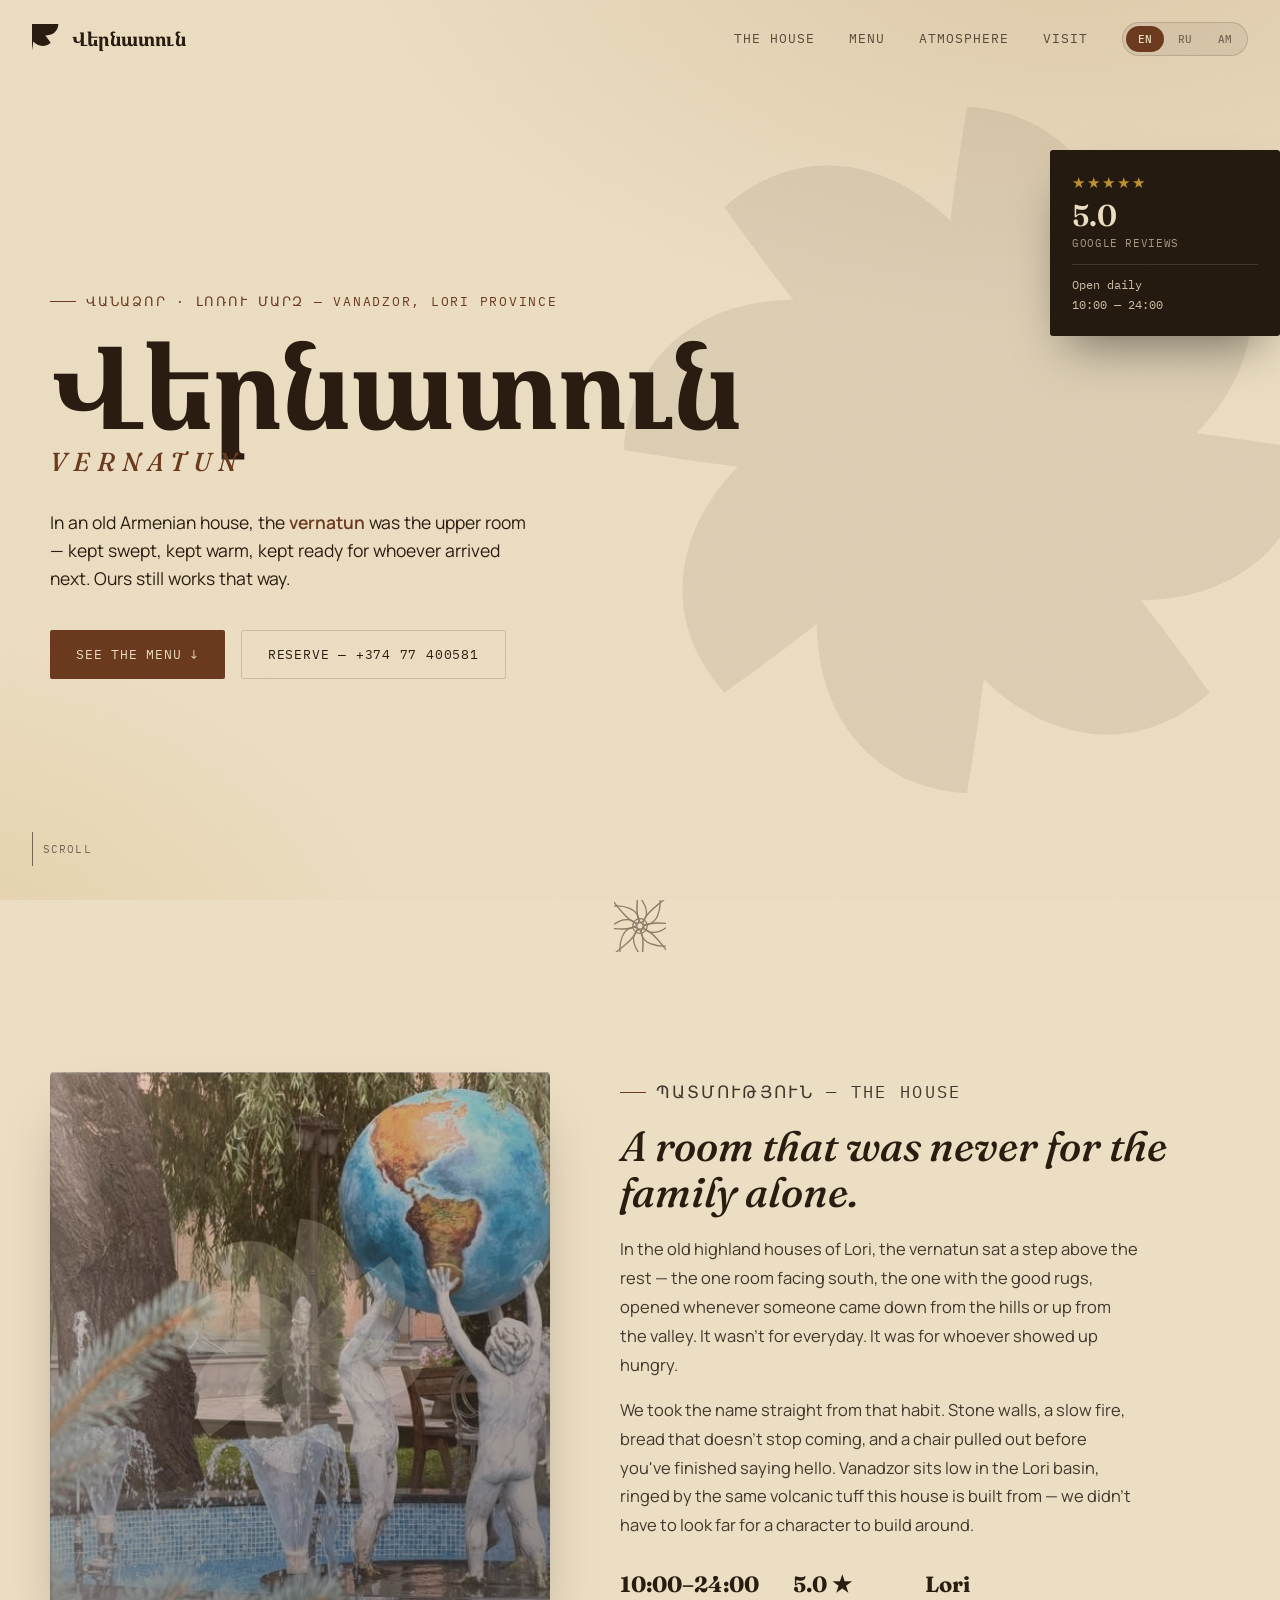
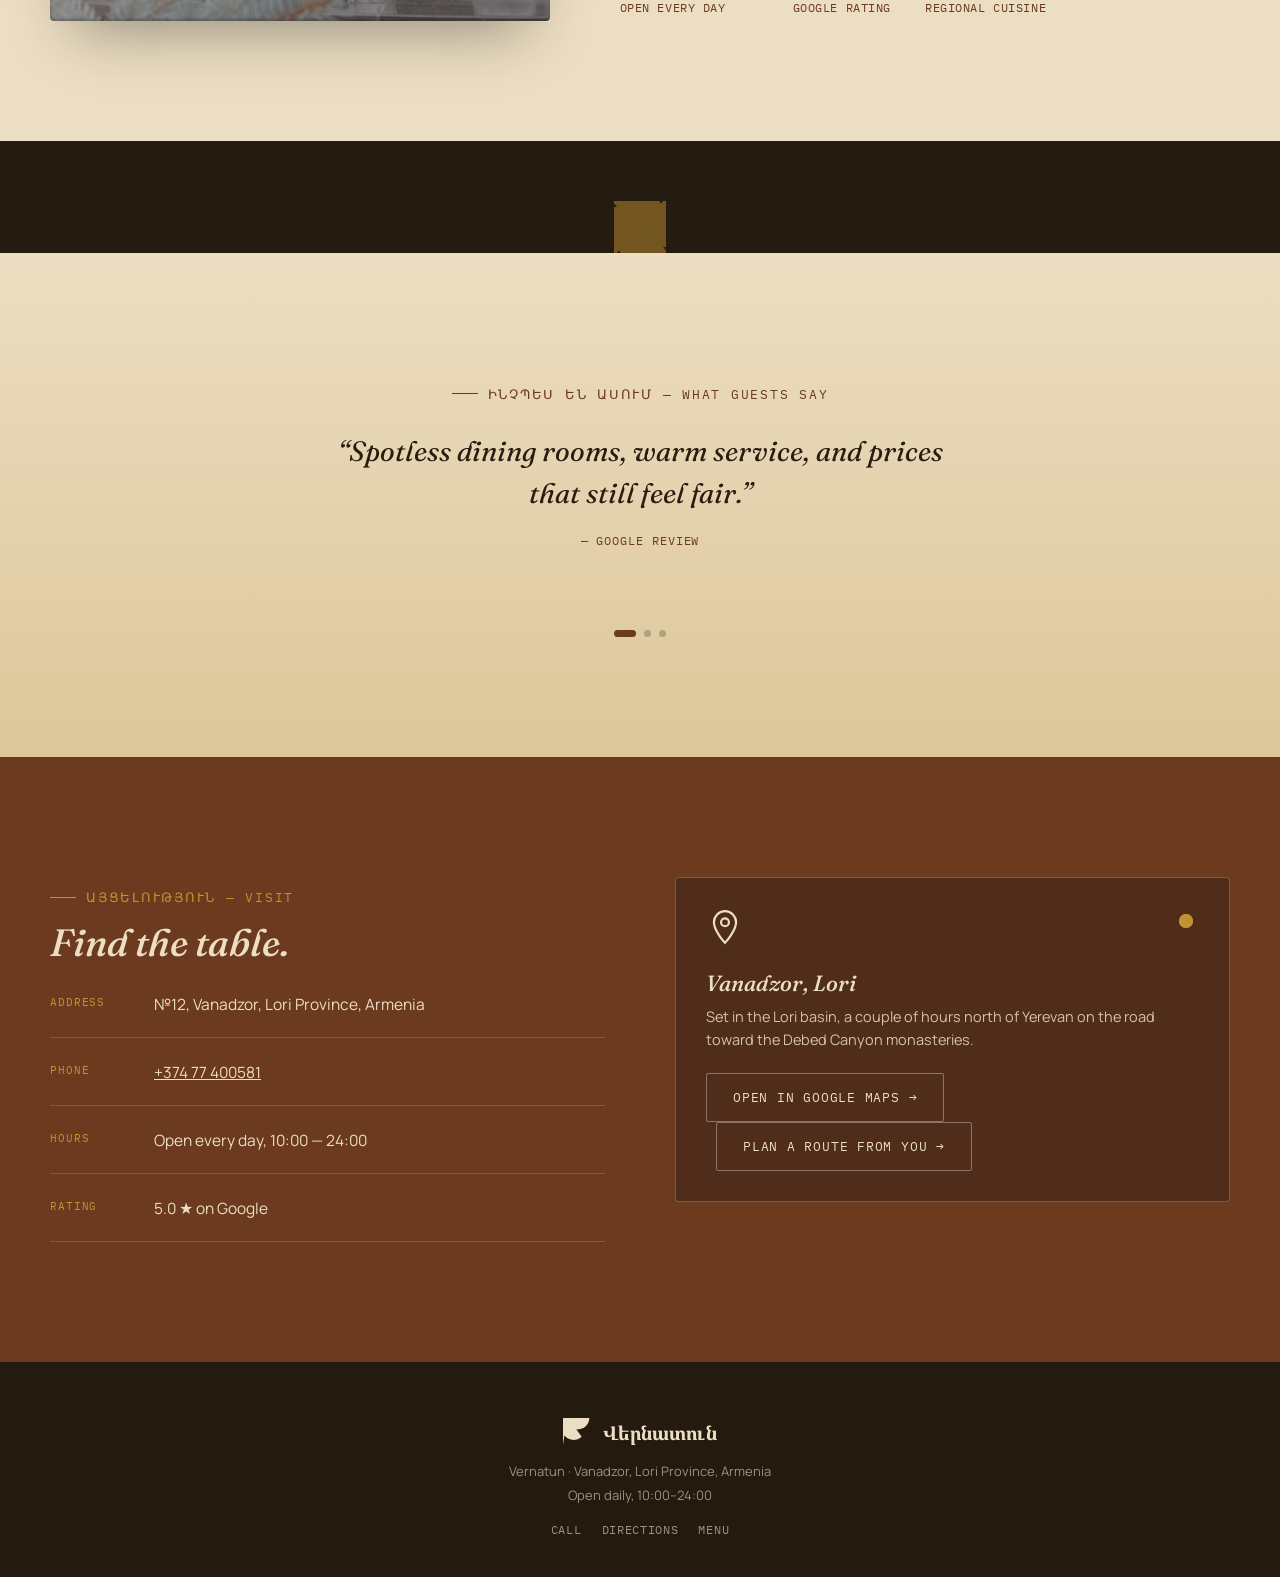
<file: index.html>
<!DOCTYPE html>
<html lang="en">
<head>
<meta charset="UTF-8">
<meta name="viewport" content="width=device-width, initial-scale=1.0">
<title>Վերնատուն · Vernatun — Vanadzor</title>
<meta name="description" content="Vernatun — an Armenian restaurant in Vanadzor, Lori Province. Khorovats, khashlama, dolma, fresh lavash, and the old habit of keeping a room ready for guests.">
<link rel="preconnect" href="https://fonts.googleapis.com">
<link rel="preconnect" href="https://fonts.gstatic.com" crossorigin>
<link href="https://fonts.googleapis.com/css2?family=Fraunces:opsz,wght@9..144,300;9..144,400;9..144,500;9..144,600;9..144,700&family=Noto+Serif+Armenian:wght@400;600;700&family=Manrope:wght@400;500;600;700&family=IBM+Plex+Mono:wght@400;500&display=swap" rel="stylesheet">
<link rel="stylesheet" href="style.css">
</head>
<body>

<div class="grain" aria-hidden="true"></div>

<!-- ============ HEADER ============ -->
<header id="siteHeader">
  <a href="#top" class="brand">
    <svg viewBox="0 0 100 100" fill="none" aria-hidden="true"><use href="#emblem-petal-group"></use></svg>
    Վերնատուն
  </a>
  <nav>
    <a href="#story" data-i18n="nav_house">The House</a>
    <a href="menu.html" data-i18n="nav_menu">Menu</a>
    <a href="#atmosphere" data-i18n="nav_atmosphere">Atmosphere</a>
    <a href="visit.html" data-i18n="nav_visit">Visit</a>
    <div class="lang-switch" id="langSwitch" role="group" aria-label="Language">
      <span class="lang-thumb" id="langThumb" aria-hidden="true"></span>
      <button type="button" class="lang-btn active" data-lang="en">EN</button>
      <button type="button" class="lang-btn" data-lang="ru">RU</button>
      <button type="button" class="lang-btn" data-lang="hy">AM</button>
    </div>
  </nav>
</header>

<!-- ============ HERO ============ -->
<section class="hero" id="top">
  <svg class="hero-emblem-bg" viewBox="0 0 200 200" aria-hidden="true"><use href="#emblem-petal-group" x="100" y="100"></use></svg>
  <div class="hero-inner">
    <p class="eyebrow" data-i18n="hero_eyebrow">Վանաձոր · Լոռու մարզ — Vanadzor, Lori Province</p>
    <h1 class="word-hy">Վերնատուն</h1>
    <p class="word-lat">Vernatun</p>
    <p class="hero-tagline" data-i18n="hero_tagline">In an old Armenian house, the <b>vernatun</b> was the upper room — kept swept, kept warm, kept ready for whoever arrived next. Ours still works that way.</p>
    <div class="hero-actions">
      <a href="menu.html" class="btn btn-solid" data-i18n="hero_cta_menu">See the menu ↓</a>
      <a href="tel:+37477400581" class="btn btn-ghost" data-i18n="hero_cta_reserve">Reserve — +374 77 400581</a>
    </div>
  </div>
  <div class="hero-plaque">
    <div class="stars">★★★★★</div>
    <div class="rating-num">5.0</div>
    <div class="rating-sub" data-i18n="plaque_reviews">Google reviews</div>
    <div class="plaque-row" data-i18n="plaque_hours">Open daily<br>10:00 — 24:00</div>
  </div>
  <div class="scroll-cue"><span class="line"></span> <span data-i18n="scroll_cue">Scroll</span></div>
</section>

<!-- shared emblem defs -->
<svg width="0" height="0" style="position:absolute" aria-hidden="true">
  <defs>
    <path id="petal" d="M0,-88 C34,-86 46,-52 34,-20 C27,-4 10,4 0,-8 C-8,-18 -8,-40 0,-88 Z"></path>
    <g id="emblem-petal-group">
      <g fill="currentColor" stroke="none" transform="translate(0,0)">
        <use href="#petal" transform="rotate(0)"/>
        <use href="#petal" transform="rotate(45)"/>
        <use href="#petal" transform="rotate(90)"/>
        <use href="#petal" transform="rotate(135)"/>
        <use href="#petal" transform="rotate(180)"/>
        <use href="#petal" transform="rotate(225)"/>
        <use href="#petal" transform="rotate(270)"/>
        <use href="#petal" transform="rotate(315)"/>
        <circle r="14"/>
      </g>
    </g>
  </defs>
</svg>

<div class="divider reveal">
  <svg viewBox="0 0 100 100" aria-hidden="true">
    <g id="draw-emblem" fill="none" stroke="currentColor" stroke-width="2.4" transform="translate(50,50)">
      <use href="#petal" transform="rotate(0)" class="petal-draw" style="--d:0"/>
      <use href="#petal" transform="rotate(45)" class="petal-draw" style="--d:1"/>
      <use href="#petal" transform="rotate(90)" class="petal-draw" style="--d:2"/>
      <use href="#petal" transform="rotate(135)" class="petal-draw" style="--d:3"/>
      <use href="#petal" transform="rotate(180)" class="petal-draw" style="--d:4"/>
      <use href="#petal" transform="rotate(225)" class="petal-draw" style="--d:5"/>
      <use href="#petal" transform="rotate(270)" class="petal-draw" style="--d:6"/>
      <use href="#petal" transform="rotate(315)" class="petal-draw" style="--d:7"/>
      <circle r="14"/>
    </g>
  </svg>
</div>

<!-- ============ STORY ============ -->
<section class="story" id="story">
  <div class="story-grid">
    <div class="story-art reveal" style="background:linear-gradient(160deg, rgba(169,119,74,0.25), rgba(30,23,18,0.55)), url('[data-uri]'); background-size:cover; background-position:center;">
      <svg class="emblem-etch" viewBox="0 0 200 200" style="color:rgba(236,225,204,0.4)" aria-hidden="true"><use href="#emblem-petal-group" x="100" y="100"></use></svg>
    </div>
    <div class="reveal">
      <p class="eyebrow" data-i18n="story_eyebrow">Պատմություն — The House</p>
      <h2 data-i18n="story_h2">A room that was never for the family alone.</h2>
      <p data-i18n="story_p1">In the old highland houses of Lori, the vernatun sat a step above the rest — the one room facing south, the one with the good rugs, opened whenever someone came down from the hills or up from the valley. It wasn't for everyday. It was for whoever showed up hungry.</p>
      <p data-i18n="story_p2">We took the name straight from that habit. Stone walls, a slow fire, bread that doesn't stop coming, and a chair pulled out before you've finished saying hello. Vanadzor sits low in the Lori basin, ringed by the same volcanic tuff this house is built from — we didn't have to look far for a character to build around.</p>
      <div class="story-facts">
        <div><strong>10:00–24:00</strong><span data-i18n="story_fact1">Open every day</span></div>
        <div><strong>5.0 ★</strong><span data-i18n="story_fact2">Google rating</span></div>
        <div><strong>Lori</strong><span data-i18n="story_fact3">Regional cuisine</span></div>
      </div>
    </div>
  </div>
</section>

<div class="divider reveal" style="background:var(--basalt); padding:60px 0 0;">
  <svg viewBox="0 0 100 100" aria-hidden="true" style="color:var(--gold)">
    <g fill="currentColor" transform="translate(50,50)"><use href="#emblem-petal-group"/></g>
  </svg>
</div>


<!-- ============ ATMOSPHERE ============ -->
<section class="atmosphere" id="atmosphere">
  <p class="eyebrow" style="justify-content:center;" data-i18n="atmosphere_eyebrow">Ինչպես են ասում — What guests say</p>
  <div class="quote-wrap reveal" id="quoteWrap">
    <blockquote class="quote active" data-i18n="quote1">“Spotless dining rooms, warm service, and prices that still feel fair.”<span data-i18n="quote_label">— Google review</span></blockquote>
    <blockquote class="quote" data-i18n="quote2">“Armenian cooking done properly, in a room that feels lived-in rather than staged.”<span data-i18n="quote_label">— Google review</span></blockquote>
    <blockquote class="quote" data-i18n="quote3">“The kind of place you'd bring family from out of town.”<span data-i18n="quote_label">— Google review</span></blockquote>
  </div>
  <div class="quote-dots" id="quoteDots"></div>
</section>

<!-- ============ VISIT ============ -->
<section class="visit" id="visit">
  <div class="visit-grid">
    <div class="reveal">
      <p class="eyebrow" data-i18n="visit_eyebrow">Այցելություն — Visit</p>
      <h2 data-i18n="visit_h2">Find the table.</h2>
      <ul class="visit-list">
        <li><span class="k" data-i18n="visit_k_address">Address</span><span data-i18n="visit_v_address">№12, Vanadzor, Lori Province, Armenia</span></li>
        <li><span class="k" data-i18n="visit_k_phone">Phone</span><span><a href="tel:+37477400581" style="text-decoration:underline;">+374 77 400581</a></span></li>
        <li><span class="k" data-i18n="visit_k_hours">Hours</span><span data-i18n="visit_v_hours">Open every day, 10:00 — 24:00</span></li>
        <li><span class="k" data-i18n="visit_k_rating">Rating</span><span data-i18n="visit_v_rating">5.0 ★ on Google</span></li>
      </ul>
    </div>
    <div class="map-card reveal">
      <div class="pulse"></div>
      <svg class="pin" viewBox="0 0 24 24" fill="none" stroke="currentColor" stroke-width="1.4"><path d="M12 22s7-7.58 7-13A7 7 0 1 0 5 9c0 5.42 7 13 7 13Z"/><circle cx="12" cy="9" r="2.5"/></svg>
      <h3 data-i18n="map_title">Vanadzor, Lori</h3>
      <p data-i18n="map_desc">Set in the Lori basin, a couple of hours north of Yerevan on the road toward the Debed Canyon monasteries.</p>
      <a class="btn btn-ghost" href="https://www.google.com/maps/search/?api=1&query=40.811772,44.495703" target="_blank" rel="noopener" data-i18n="map_cta">Open in Google Maps →</a>
      <a class="btn btn-ghost" href="visit.html" style="margin-left:10px; border-color:rgba(236,225,204,0.4); color:var(--parchment);" data-i18n="plan_route">Plan a route from you →</a>
    </div>
  </div>
</section>

<!-- ============ FOOTER ============ -->
<footer>
  <div class="brand"><svg viewBox="0 0 100 100" width="26" height="26" fill="none" aria-hidden="true"><use href="#emblem-petal-group"></use></svg>Վերնատուն</div>
  <p data-i18n="footer_address">Vernatun · Vanadzor, Lori Province, Armenia</p>
  <p data-i18n="footer_hours">Open daily, 10:00–24:00</p>
  <div class="foot-links">
    <a href="tel:+37477400581" data-i18n="foot_call">Call</a>
    <a href="https://www.google.com/maps/search/?api=1&query=40.811772,44.495703" target="_blank" rel="noopener" data-i18n="foot_directions">Directions</a>
    <a href="#menu" data-i18n="foot_menu">Menu</a>
  </div>
</footer>

<!-- scroll progress emblem -->
<div class="progress-emblem" id="progressEmblem" aria-hidden="true">
  <svg viewBox="0 0 100 100">
    <circle cx="50" cy="50" r="44" fill="none" stroke="rgba(36,26,20,0.15)" stroke-width="3"/>
    <circle id="progressRing" cx="50" cy="50" r="44" fill="none" stroke="#6b3a1f" stroke-width="3" stroke-linecap="round" stroke-dasharray="276.5" stroke-dashoffset="276.5" transform="rotate(-90 50 50)"/>
    <g fill="#6b3a1f" transform="translate(50,50) scale(0.34)"><use href="#emblem-petal-group"/></g>
  </svg>
</div>

<script src="script.js"></script>
</body>
</html>
</file>
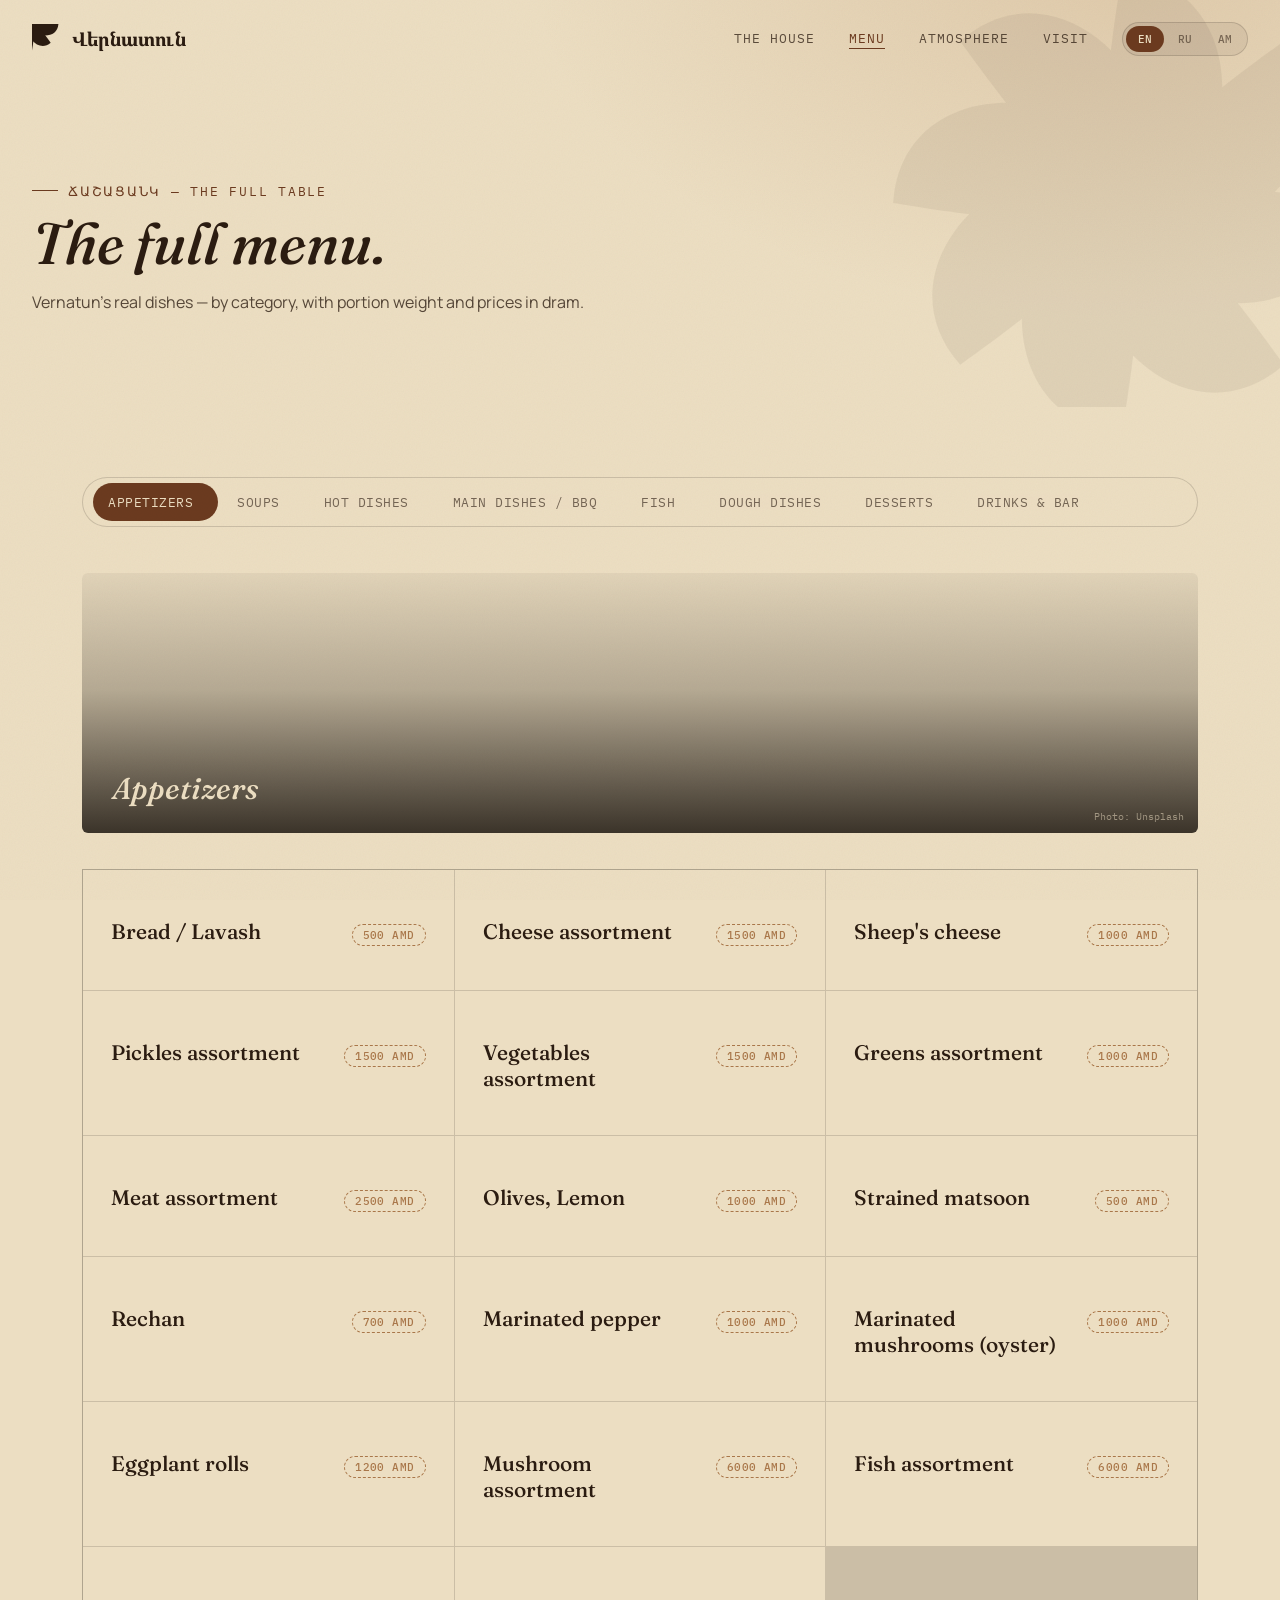
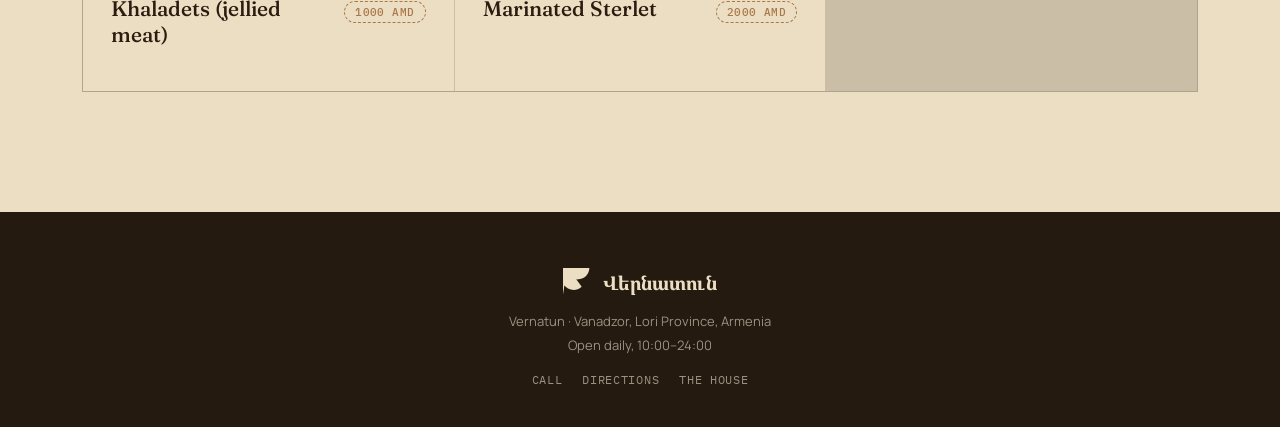
<file: menu.html>
<!DOCTYPE html>
<html lang="en">
<head>
<meta charset="UTF-8">
<meta name="viewport" content="width=device-width, initial-scale=1.0">
<title>Ճաշացանկ · Full Menu — Vernatun</title>
<meta name="description" content="Vernatun full menu — appetizers, soups, hot dishes, BBQ, and dough dishes. Vanadzor, Lori Province, Armenia.">
<link rel="preconnect" href="https://fonts.googleapis.com">
<link rel="preconnect" href="https://fonts.gstatic.com" crossorigin>
<link href="https://fonts.googleapis.com/css2?family=Fraunces:opsz,wght@9..144,300;9..144,400;9..144,500;9..144,600;9..144,700&family=Noto+Serif+Armenian:wght@400;600;700&family=Manrope:wght@400;500;600;700&family=IBM+Plex+Mono:wght@400;500&display=swap" rel="stylesheet">
<link rel="stylesheet" href="style.css">
</head>
<body>

<div class="grain" aria-hidden="true"></div>

<header id="siteHeader">
  <a href="index.html" class="brand">
    <svg viewBox="0 0 100 100" fill="none" aria-hidden="true"><use href="#emblem-petal-group"></use></svg>
    Վերնատուն
  </a>
  <nav>
    <a href="index.html#story" data-i18n="nav_house">The House</a>
    <a href="menu.html" class="nav-current" data-i18n="nav_menu">Menu</a>
    <a href="index.html#atmosphere" data-i18n="nav_atmosphere">Atmosphere</a>
    <a href="visit.html" data-i18n="nav_visit">Visit</a>
    <div class="lang-switch" id="langSwitch" role="group" aria-label="Language">
      <span class="lang-thumb" id="langThumb" aria-hidden="true"></span>
      <button type="button" class="lang-btn active" data-lang="en">EN</button>
      <button type="button" class="lang-btn" data-lang="ru">RU</button>
      <button type="button" class="lang-btn" data-lang="hy">AM</button>
    </div>
  </nav>
</header>

<svg width="0" height="0" style="position:absolute" aria-hidden="true">
  <defs>
    <path id="petal" d="M0,-88 C34,-86 46,-52 34,-20 C27,-4 10,4 0,-8 C-8,-18 -8,-40 0,-88 Z"></path>
    <g id="emblem-petal-group">
      <g fill="currentColor" stroke="none" transform="translate(0,0)">
        <use href="#petal" transform="rotate(0)"/>
        <use href="#petal" transform="rotate(45)"/>
        <use href="#petal" transform="rotate(90)"/>
        <use href="#petal" transform="rotate(135)"/>
        <use href="#petal" transform="rotate(180)"/>
        <use href="#petal" transform="rotate(225)"/>
        <use href="#petal" transform="rotate(270)"/>
        <use href="#petal" transform="rotate(315)"/>
        <circle r="14"/>
      </g>
    </g>

  </defs>
</svg>

<section class="page-hero">
  <svg class="hero-emblem-bg" viewBox="0 0 200 200" style="position:absolute; top:50%; right:-8%; transform:translateY(-50%); animation:spin 140s linear infinite;" aria-hidden="true"><use href="#emblem-petal-group" x="100" y="100"></use></svg>
  <p class="eyebrow" data-i18n="page_menu_eyebrow">Ճաշացանկ — The Full Table</p>
  <h1 data-i18n="page_menu_h1">The full menu.</h1>
  <p class="page-sub" data-i18n="page_menu_sub">Vernatun's real dishes — by category, with portion weight and prices in dram.</p>
</section>

<section style="padding:70px 32px 120px;">
  <div class="container" style="max-width:1180px; margin:0 auto;">

    <div class="menu-cats reveal" id="menuCats">
      <span class="cat-thumb" id="catThumb"></span>
      <button class="cat-btn active" data-cat="appetizers" data-i18n="cat_appetizers">Appetizers</button>
      <button class="cat-btn" data-cat="soups" data-i18n="cat_soups">Soups</button>
      <button class="cat-btn" data-cat="hot" data-i18n="cat_hot">Hot Dishes</button>
      <button class="cat-btn" data-cat="bbq" data-i18n="cat_bbq">Main Dishes / BBQ</button>
      <button class="cat-btn" data-cat="fish" data-i18n="cat_fish">Fish</button>
      <button class="cat-btn" data-cat="dough" data-i18n="cat_dough">Dough Dishes</button>
      <button class="cat-btn" data-cat="desserts" data-i18n="cat_desserts">Desserts</button>
      <button class="cat-btn" data-cat="drinks" data-i18n="cat_drinks">Drinks & Bar</button>
    </div>

    <!-- category banners -->
    <div class="cat-banner" data-banner="appetizers" style="background-image:url('https://images.unsplash.com/photo-1589881133595-a3c085cb731d?w=1200&q=70&auto=format&fit=crop&h=500');">
      <div class="cat-banner-label"><h3 data-i18n="cat_appetizers">Appetizers</h3></div>
      <span class="cat-banner-credit">Photo: Unsplash</span>
    </div>
    <div class="cat-banner hidden" data-banner="soups" style="background-image:url('https://images.unsplash.com/photo-1606791496080-69a6e309f42c?w=1200&q=70&auto=format&fit=crop&h=500');">
      <div class="cat-banner-label"><h3 data-i18n="cat_soups">Soups</h3></div>
      <span class="cat-banner-credit">Photo: Unsplash</span>
    </div>
    <div class="cat-banner hidden" data-banner="hot" style="background-image:url('https://images.unsplash.com/photo-1596797038530-2c107229654b?w=1200&q=70&auto=format&fit=crop&h=500');">
      <div class="cat-banner-label"><h3 data-i18n="cat_hot">Hot Dishes</h3></div>
      <span class="cat-banner-credit">Photo: Unsplash</span>
    </div>
    <div class="cat-banner hidden" data-banner="bbq" style="background-image:url('https://images.unsplash.com/photo-1767974968707-db3d448d4ef3?w=1200&q=70&auto=format&fit=crop&h=500');">
      <div class="cat-banner-label"><h3 data-i18n="cat_bbq">Main Dishes / BBQ</h3></div>
      <span class="cat-banner-credit">Photo: Unsplash</span>
    </div>
    <div class="cat-banner hidden" data-banner="fish" style="background-image:url('https://images.unsplash.com/photo-1519708227418-c8fd9a32b7a2?w=1200&q=70&auto=format&fit=crop&h=500');">
      <div class="cat-banner-label"><h3 data-i18n="cat_fish">Fish</h3></div>
      <span class="cat-banner-credit">Photo: Unsplash</span>
    </div>
    <div class="cat-banner hidden" data-banner="dough" style="background-image:url('https://images.unsplash.com/photo-1746185601009-3ddac4b23121?w=1200&q=70&auto=format&fit=crop&h=500');">
      <div class="cat-banner-label"><h3 data-i18n="cat_dough">Dough Dishes</h3></div>
      <span class="cat-banner-credit">Photo: Unsplash</span>
    </div>
    <div class="cat-banner hidden" data-banner="desserts" style="background-image:url('https://images.unsplash.com/photo-1606890737304-57a1ca8a5b62?w=1200&q=70&auto=format&fit=crop&h=500');">
      <div class="cat-banner-label"><h3 data-i18n="cat_desserts">Desserts</h3></div>
      <span class="cat-banner-credit">Photo: Unsplash</span>
    </div>
    <div class="cat-banner hidden" data-banner="drinks" style="background-image:url('https://images.unsplash.com/photo-1470337458703-46ad1756a187?w=1200&q=70&auto=format&fit=crop&h=500');">
      <div class="cat-banner-label"><h3 data-i18n="cat_drinks">Drinks & Bar</h3></div>
      <span class="cat-banner-credit">Photo: Unsplash</span>
    </div>

    <div class="menu-items reveal-stagger" id="menuItems">

      <!-- APPETIZERS -->
      <div class="dish" data-cat="appetizers"><h3><span data-i18n="ap1_name">Bread / Lavash</span><span class="price-chip">500 AMD</span></h3></div>
      <div class="dish" data-cat="appetizers"><h3><span data-i18n="ap2_name">Cheese assortment</span><span class="price-chip">1500 AMD</span></h3></div>
      <div class="dish" data-cat="appetizers"><h3><span data-i18n="ap3_name">Sheep's cheese</span><span class="price-chip">1000 AMD</span></h3></div>
      <div class="dish" data-cat="appetizers"><h3><span data-i18n="ap4_name">Pickles assortment</span><span class="price-chip">1500 AMD</span></h3></div>
      <div class="dish" data-cat="appetizers"><h3><span data-i18n="ap5_name">Vegetables assortment</span><span class="price-chip">1500 AMD</span></h3></div>
      <div class="dish" data-cat="appetizers"><h3><span data-i18n="ap6_name">Greens assortment</span><span class="price-chip">1000 AMD</span></h3></div>
      <div class="dish" data-cat="appetizers"><h3><span data-i18n="ap7_name">Meat assortment</span><span class="price-chip">2500 AMD</span></h3></div>
      <div class="dish" data-cat="appetizers"><h3><span data-i18n="ap8_name">Olives, Lemon</span><span class="price-chip">1000 AMD</span></h3></div>
      <div class="dish" data-cat="appetizers"><h3><span data-i18n="ap9_name">Strained matsoon</span><span class="price-chip">500 AMD</span></h3></div>
      <div class="dish" data-cat="appetizers"><h3><span data-i18n="ap10_name">Rechan</span><span class="price-chip">700 AMD</span></h3></div>
      <div class="dish" data-cat="appetizers"><h3><span data-i18n="ap11_name">Marinated pepper</span><span class="price-chip">1000 AMD</span></h3></div>
      <div class="dish" data-cat="appetizers"><h3><span data-i18n="ap12_name">Marinated mushrooms (oyster)</span><span class="price-chip">1000 AMD</span></h3></div>
      <div class="dish" data-cat="appetizers"><h3><span data-i18n="ap13_name">Eggplant rolls</span><span class="price-chip">1200 AMD</span></h3></div>
      <div class="dish" data-cat="appetizers"><h3><span data-i18n="ap14_name">Mushroom assortment</span><span class="price-chip">6000 AMD</span></h3></div>
      <div class="dish" data-cat="appetizers"><h3><span data-i18n="ap15_name">Fish assortment</span><span class="price-chip">6000 AMD</span></h3></div>
      <div class="dish" data-cat="appetizers"><h3><span data-i18n="ap16_name">Khaladets (jellied meat)</span><span class="price-chip">1000 AMD</span></h3></div>
      <div class="dish" data-cat="appetizers"><h3><span data-i18n="ap17_name">Marinated Sterlet</span><span class="price-chip">2000 AMD</span></h3></div>

      <!-- SOUPS -->
      <div class="dish" data-cat="soups" style="display:none;"><h3><span data-i18n="so1_name">Piti lamb/veal</span><span class="price-chip">1200 AMD</span></h3></div>
      <div class="dish" data-cat="soups" style="display:none;"><h3><span data-i18n="so2_name">Spas</span><span class="price-chip">800 AMD</span></h3></div>
      <div class="dish" data-cat="soups" style="display:none;"><h3><span data-i18n="so3_name">Solyanka</span><span class="price-chip">1500 AMD</span></h3></div>

      <!-- HOT DISHES -->
      <div class="subgroup-label" data-cat="hot" style="display:none;" data-i18n="hot_sub_classics">Chef's Specialties</div>
      <div class="dish" data-cat="hot" style="display:none;"><h3><span data-i18n="ho1_name">Fried meat (Ghaurma)</span><span class="price-chip">12,000 AMD</span></h3></div>
      <div class="dish" data-cat="hot" style="display:none;"><h3><span data-i18n="ho2_name">Summer dolma</span><span class="price-chip">6 pcs — 2000 AMD</span></h3></div>
      <div class="dish" data-cat="hot" style="display:none;"><h3><span data-i18n="ho3_name">Bush dolma</span><span class="price-chip">6 pcs — 2000 AMD</span></h3></div>
      <div class="dish" data-cat="hot" style="display:none;"><h3><span data-i18n="ho4_name">Signature dish "Vernatun"</span><span class="price-chip">8000 AMD</span></h3></div>

      <div class="subgroup-label" data-cat="hot" style="display:none;" data-i18n="hot_sub_meat">Meat & Poultry</div>
      <div class="dish" data-cat="hot" style="display:none;"><h3><span data-i18n="hd1_name">Khashlama with veal</span><span class="price-chip">7000 AMD</span></h3></div>
      <div class="dish" data-cat="hot" style="display:none;"><h3><span data-i18n="hd2_name">Veal medallion with mushroom sauce</span><span class="price-chip">2800 AMD</span></h3></div>
      <div class="dish" data-cat="hot" style="display:none;"><h3><span data-i18n="hd3_name">Chashashuri (veal, tomato)</span><span class="price-chip">2300 AMD</span></h3></div>
      <div class="dish" data-cat="hot" style="display:none;"><h3><span data-i18n="hd4_name">Beef steak</span><span class="price-chip">2200 AMD</span></h3></div>
      <div class="dish" data-cat="hot" style="display:none;"><h3><span data-i18n="hd5_name">Veal khashlama with potatoes</span><span class="price-chip">3000 AMD</span></h3></div>
      <div class="dish" data-cat="hot" style="display:none;"><h3><span data-i18n="hd6_name">Kofta</span><span class="price-chip">6000 AMD</span></h3></div>
      <div class="dish" data-cat="hot" style="display:none;"><h3><span data-i18n="hd7_name">Beef Tzhvzhik</span><span class="price-chip">1200 AMD</span></h3></div>
      <div class="dish" data-cat="hot" style="display:none;"><h3><span data-i18n="hd8_name">Beef Khurjin (tomato, pepper, lavash)</span><span class="price-chip">2500 AMD</span></h3></div>
      <div class="dish" data-cat="hot" style="display:none;"><h3><span data-i18n="hd9_name">Lamb porridge</span><span class="price-chip">1200 AMD</span></h3></div>
      <div class="dish" data-cat="hot" style="display:none;"><h3><span data-i18n="hd10_name">Lamb Khashlama</span><span class="price-chip">7500 AMD</span></h3></div>
      <div class="dish" data-cat="hot" style="display:none;"><h3><span data-i18n="hd11_name">Lamb chop</span><span class="price-chip">6000 AMD</span></h3></div>
      <div class="dish" data-cat="hot" style="display:none;"><h3><span data-i18n="hd12_name">Lamb Khurjin (lamb, tomato, pepper, lavash)</span><span class="price-chip">2500 AMD</span></h3></div>
      <div class="dish" data-cat="hot" style="display:none;"><h3><span data-i18n="hd13_name">Chicken Chakhobili</span><span class="price-chip">1500 AMD</span></h3></div>
      <div class="dish" data-cat="hot" style="display:none;"><h3><span data-i18n="hd14_name">Turkey Chakhobili</span><span class="price-chip">1800 AMD</span></h3></div>
      <div class="dish" data-cat="hot" style="display:none;"><h3><span data-i18n="hd15_name">Mexican chicken wings</span><span class="price-chip">2000 AMD</span></h3></div>
      <div class="dish" data-cat="hot" style="display:none;"><h3><span data-i18n="hd16_name">Fried chicken</span><span class="price-chip">2000 AMD</span></h3></div>
      <div class="dish" data-cat="hot" style="display:none;"><h3><span data-i18n="hd17_name">Oven chicken stuffed with rice</span><span class="price-chip">6500 AMD</span></h3></div>
      <div class="dish" data-cat="hot" style="display:none;"><h3><span data-i18n="hd18_name">Quail</span><span class="price-chip">2100 AMD</span></h3></div>
      <div class="dish" data-cat="hot" style="display:none;"><h3><span data-i18n="hd19_name">Fried potato with pork</span><span class="price-chip">2200 AMD</span></h3></div>
      <div class="dish" data-cat="hot" style="display:none;"><h3><span data-i18n="hd20_name">Ojakhuri (pork, potato, tomato, pepper)</span><span class="price-chip">2000 AMD</span></h3></div>
      <div class="dish" data-cat="hot" style="display:none;"><h3><span data-i18n="hd21_name">Rabbit Chakhobili</span><span class="price-chip">2500 AMD</span></h3></div>
      <div class="dish" data-cat="hot" style="display:none;"><h3><span data-i18n="hd22_name">Fried potato with rabbit</span><span class="price-chip">2200 AMD</span></h3></div>
      <div class="dish" data-cat="hot" style="display:none;"><h3><span data-i18n="hd23_name">Rabbit boiled in wine</span><span class="price-chip">3000 AMD</span></h3></div>
      <div class="dish" data-cat="hot" style="display:none;"><h3><span data-i18n="hd24_name">Pork shank (1kg)</span><span class="price-chip">4000 AMD</span></h3></div>

      <div class="subgroup-label" data-cat="hot" style="display:none;" data-i18n="hot_sub_sides">Garnishes & Sides</div>
      <div class="dish" data-cat="hot" style="display:none;"><h3><span data-i18n="gs1_name">Plech</span><span class="price-chip">500 AMD</span></h3></div>
      <div class="dish" data-cat="hot" style="display:none;"><h3><span data-i18n="gs2_name">Fries</span><span class="price-chip">700 AMD</span></h3></div>
      <div class="dish" data-cat="hot" style="display:none;"><h3><span data-i18n="gs3_name">Smashed potatoes</span><span class="price-chip">600 AMD</span></h3></div>
      <div class="dish" data-cat="hot" style="display:none;"><h3><span data-i18n="gs4_name">Country potatoes</span><span class="price-chip">700 AMD</span></h3></div>
      <div class="dish" data-cat="hot" style="display:none;"><h3><span data-i18n="gs5_name">Arishta</span><span class="price-chip">900 AMD</span></h3></div>
      <div class="dish" data-cat="hot" style="display:none;"><h3><span data-i18n="gs6_name">Arishta with vegetables</span><span class="price-chip">1000 AMD</span></h3></div>
      <div class="dish" data-cat="hot" style="display:none;"><h3><span data-i18n="gs7_name">Risotto rice</span><span class="price-chip">1300 AMD</span></h3></div>
      <div class="dish" data-cat="hot" style="display:none;"><h3><span data-i18n="gs8_name">Porridge with rice and veal/lamb</span><span class="price-chip">1200 AMD</span></h3></div>
      <div class="dish" data-cat="hot" style="display:none;"><h3><span data-i18n="gs9_name">Pilaf with mushroom and spelt</span><span class="price-chip">1200 AMD</span></h3></div>
      <div class="dish" data-cat="hot" style="display:none;"><h3><span data-i18n="gs10_name">Fried pea</span><span class="price-chip">1000 AMD</span></h3></div>
      <div class="dish" data-cat="hot" style="display:none;"><h3><span data-i18n="gs11_name">Fried mushroom</span><span class="price-chip">1500 AMD</span></h3></div>
      <div class="dish" data-cat="hot" style="display:none;"><h3><span data-i18n="gs12_name">Fried greens</span><span class="price-chip">1000 AMD</span></h3></div>
      <div class="dish" data-cat="hot" style="display:none;"><h3><span data-i18n="gs13_name">Fried eggplant and zucchini</span><span class="price-chip">1000 AMD</span></h3></div>
      <div class="dish" data-cat="hot" style="display:none;"><h3><span data-i18n="gs14_name">Fried green beans</span><span class="price-chip">1000 AMD</span></h3></div>
      <div class="dish" data-cat="hot" style="display:none;"><h3><span data-i18n="gs15_name">Omelette with cheese</span><span class="price-chip">1000 AMD</span></h3></div>
      <div class="dish" data-cat="hot" style="display:none;"><h3><span data-i18n="gs16_name">Omelette with basturma</span><span class="price-chip">1000 AMD</span></h3></div>
      <div class="dish" data-cat="hot" style="display:none;"><h3><span data-i18n="gs17_name">Omelette with ham</span><span class="price-chip">1000 AMD</span></h3></div>
      <div class="dish" data-cat="hot" style="display:none;"><h3><span data-i18n="gs18_name">Omelette with tomato</span><span class="price-chip">1000 AMD</span></h3></div>
      <div class="dish" data-cat="hot" style="display:none;"><h3><span data-i18n="gs19_name">Omelette with pea</span><span class="price-chip">1000 AMD</span></h3></div>
      <div class="dish" data-cat="hot" style="display:none;"><h3><span data-i18n="gs20_name">Omelette</span><span class="price-chip">500 AMD</span></h3></div>

      <!-- MAIN / BBQ -->
      <div class="subgroup-label" data-cat="bbq" style="display:none;" data-i18n="bbq_sub_grill">BBQ / Shashlik</div>
      <div class="dish" data-cat="bbq" style="display:none;"><h3><span data-i18n="bb1_name">Veal</span><span class="price-chip">8000 AMD</span></h3></div>
      <div class="dish" data-cat="bbq" style="display:none;"><h3><span data-i18n="bb2_name">Chicken BBQ</span><span class="price-chip">8000 AMD</span></h3></div>
      <div class="dish" data-cat="bbq" style="display:none;"><h3><span data-i18n="bb3_name">Pork</span><span class="price-chip">6000 AMD</span></h3></div>
      <div class="dish" data-cat="bbq" style="display:none;"><h3><span data-i18n="bb4_name">Lamb</span><span class="price-chip">8000 AMD</span></h3></div>
      <div class="dish" data-cat="bbq" style="display:none;"><h3><span data-i18n="bb5_name">Trout</span><span class="price-chip">9500 AMD</span></h3></div>
      <div class="dish" data-cat="bbq" style="display:none;"><h3><span data-i18n="bb6_name">Sterlet</span><span class="price-chip">9500 AMD</span></h3></div>
      <div class="dish" data-cat="bbq" style="display:none;"><h3><span data-i18n="bb7_name">Veal Kebab</span><span class="price-chip">1200 AMD</span></h3></div>
      <div class="dish" data-cat="bbq" style="display:none;"><h3><span data-i18n="bb8_name">Tenderloin</span><span class="price-chip">1200 AMD</span></h3></div>
      <div class="dish" data-cat="bbq" style="display:none;"><h3><span data-i18n="bb9_name">Turkey</span><span class="price-chip">5000 AMD</span></h3></div>
      <div class="subgroup-label" data-cat="bbq" style="display:none;" data-i18n="bbq_sub_extra">Sides for the grill</div>
      <div class="dish" data-cat="bbq" style="display:none;"><h3><span data-i18n="bb10_name">Champignon</span><span class="price-chip">1500 AMD</span></h3></div>
      <div class="dish" data-cat="bbq" style="display:none;"><h3><span data-i18n="bb11_name">Potato</span><span class="price-chip">500 AMD</span></h3></div>
      <div class="dish" data-cat="bbq" style="display:none;"><h3><span data-i18n="bb12_name">Vegetables</span><span class="price-chip">1000 AMD</span></h3></div>

      <!-- DOUGH -->
      <div class="dish" data-cat="dough" style="display:none;"><h3><span data-i18n="do1_name">Khinkali</span><span class="price-chip">350 AMD</span></h3></div>
      <div class="dish" data-cat="dough" style="display:none;"><h3><span data-i18n="do2_name">Fried Khinkali</span><span class="price-chip">400 AMD</span></h3></div>
      <div class="dish" data-cat="dough" style="display:none;"><h3><span data-i18n="do3_name">Pizza assortment</span><span class="price-chip">3500 AMD</span></h3></div>
      <div class="dish" data-cat="dough" style="display:none;"><h3><span data-i18n="do4_name">Adjara Khachapuri</span><span class="price-chip">1300 AMD</span></h3></div>
      <div class="dish" data-cat="dough" style="display:none;"><h3><span data-i18n="do5_name">Imeretian Khachapuri</span><span class="price-chip">3000 AMD</span></h3></div>

      <!-- FISH -->
      <div class="dish" data-cat="fish" style="display:none;"><h3><span data-i18n="fi1_name">Boiled trout</span><span class="price-chip">6000 AMD</span></h3></div>
      <div class="dish" data-cat="fish" style="display:none;"><h3><span data-i18n="fi2_name">Oven stuffed trout</span><span class="price-chip">7000 AMD</span></h3></div>
      <div class="dish" data-cat="fish" style="display:none;"><h3><span data-i18n="fi3_name">Whole Sterlet</span><span class="price-chip">18,000 AMD</span></h3></div>
      <div class="dish" data-cat="fish" style="display:none;"><h3><span data-i18n="fi4_name">Salmon steak</span><span class="price-chip">8000 AMD</span></h3></div>
      <div class="dish" data-cat="fish" style="display:none;"><h3><span data-i18n="fi5_name">Fried shrimp</span><span class="price-chip">13,500 AMD</span></h3></div>
      <div class="dish" data-cat="fish" style="display:none;"><h3><span data-i18n="fi6_name">Boiled shrimp</span><span class="price-chip">13,000 AMD</span></h3></div>

      <!-- DESSERTS -->
      <div class="dish" data-cat="desserts" style="display:none;"><h3><span data-i18n="de1_name">Cake</span><span class="price-chip">800 AMD</span></h3></div>
      <div class="dish" data-cat="desserts" style="display:none;"><h3><span data-i18n="de2_name">Candy assortment</span><span class="price-chip">2000 AMD</span></h3></div>
      <div class="dish" data-cat="desserts" style="display:none;"><h3><span data-i18n="de3_name">Sliced fruit assortment</span><span class="price-chip">3000 AMD</span></h3></div>
      <div class="dish" data-cat="desserts" style="display:none;"><h3><span data-i18n="de4_name">Fruit salad</span><span class="price-chip">1500 AMD</span></h3></div>
      <div class="dish" data-cat="desserts" style="display:none;"><h3><span data-i18n="de5_name">Shokmanje</span><span class="price-chip">1000 AMD</span></h3></div>
      <div class="dish" data-cat="desserts" style="display:none;"><h3><span data-i18n="de6_name">Ice cream</span><span class="price-chip">600 AMD</span></h3></div>

      <!-- DRINKS & BAR -->
      <div class="subgroup-label" data-cat="drinks" style="display:none;" data-i18n="drinks_sub_fresh">Cold Drinks</div>
      <div class="dish" data-cat="drinks" style="display:none;"><h3><span data-i18n="dr1_name">Lemon Fresh</span><span class="price-chip">500 AMD</span></h3></div>
      <div class="dish" data-cat="drinks" style="display:none;"><h3><span data-i18n="dr2_name">Okroshka</span><span class="price-chip">1500 AMD</span></h3></div>

      <div class="subgroup-label" data-cat="drinks" style="display:none;" data-i18n="drinks_sub_vodka">Vodka</div>
      <div class="dish" data-cat="drinks" style="display:none;"><h3><span>Absolute 0.5l</span><span class="price-chip">7000 AMD</span></h3></div>
      <div class="dish" data-cat="drinks" style="display:none;"><h3><span>Ohanian 0.5l</span><span class="price-chip">8500 AMD</span></h3></div>
      <div class="dish" data-cat="drinks" style="display:none;"><h3><span>Ohanian Ice 0.5l</span><span class="price-chip">8500 AMD</span></h3></div>
      <div class="dish" data-cat="drinks" style="display:none;"><h3><span>Romanov 0.5l</span><span class="price-chip">7000 AMD</span></h3></div>
      <div class="dish" data-cat="drinks" style="display:none;"><h3><span>Russkaya 0.5l</span><span class="price-chip">6000 AMD</span></h3></div>
      <div class="dish" data-cat="drinks" style="display:none;"><h3><span>Stolichnaya 0.5l</span><span class="price-chip">8500 AMD</span></h3></div>
      <div class="dish" data-cat="drinks" style="display:none;"><h3><span>Organic 0.5l</span><span class="price-chip">7500 AMD</span></h3></div>
      <div class="dish" data-cat="drinks" style="display:none;"><h3><span>Danzka 0.5l</span><span class="price-chip">8000 AMD</span></h3></div>
      <div class="dish" data-cat="drinks" style="display:none;"><h3><span>Fayton 0.5l</span><span class="price-chip">4000 AMD</span></h3></div>
      <div class="dish" data-cat="drinks" style="display:none;"><h3><span>Asatryan 0.5l</span><span class="price-chip">8500 AMD</span></h3></div>

      <div class="subgroup-label" data-cat="drinks" style="display:none;" data-i18n="drinks_sub_wine">Cognac / Wine</div>
      <div class="dish" data-cat="drinks" style="display:none;"><h3><span>Ararat 3*</span><span class="price-chip">7000 AMD</span></h3></div>
      <div class="dish" data-cat="drinks" style="display:none;"><h3><span>Ararat 5*</span><span class="price-chip">9000 AMD</span></h3></div>
      <div class="dish" data-cat="drinks" style="display:none;"><h3><span>Karas Wine</span><span class="price-chip">7000 AMD</span></h3></div>
      <div class="dish" data-cat="drinks" style="display:none;"><h3><span>Art Armenia Wine</span><span class="price-chip">3000 AMD</span></h3></div>
      <div class="dish" data-cat="drinks" style="display:none;"><h3><span>Vernatun Wine</span><span class="price-chip">4000 AMD</span></h3></div>
      <div class="dish" data-cat="drinks" style="display:none;"><h3><span>Ijevan Wine</span><span class="price-chip">4500 AMD</span></h3></div>

      <div class="subgroup-label" data-cat="drinks" style="display:none;" data-i18n="drinks_sub_beer">Beer</div>
      <div class="dish" data-cat="drinks" style="display:none;"><h3><span>Kilikia 0.33l</span><span class="price-chip">650 AMD</span></h3></div>
      <div class="dish" data-cat="drinks" style="display:none;"><h3><span>Kilikia 1l</span><span class="price-chip">1500 AMD</span></h3></div>
      <div class="dish" data-cat="drinks" style="display:none;"><h3><span>Corona 0.33l</span><span class="price-chip">1000 AMD</span></h3></div>

      <div class="subgroup-label" data-cat="drinks" style="display:none;" data-i18n="drinks_sub_refresh">Refreshing / Tea / Coffee</div>
      <div class="dish" data-cat="drinks" style="display:none;"><h3><span data-i18n="rf1_name">Lemonade</span><span class="price-chip">300 AMD</span></h3></div>
      <div class="dish" data-cat="drinks" style="display:none;"><h3><span>Coca-Cola 0.33l</span><span class="price-chip">300 AMD</span></h3></div>
      <div class="dish" data-cat="drinks" style="display:none;"><h3><span data-i18n="rf2_name">Mineral water 0.5l</span><span class="price-chip">300 AMD</span></h3></div>
      <div class="dish" data-cat="drinks" style="display:none;"><h3><span data-i18n="rf3_name">Byuregh</span><span class="price-chip">300 AMD</span></h3></div>
      <div class="dish" data-cat="drinks" style="display:none;"><h3><span data-i18n="rf4_name">Compote 1l</span><span class="price-chip">1000 AMD</span></h3></div>
      <div class="dish" data-cat="drinks" style="display:none;"><h3><span data-i18n="rf5_name">Natural juice</span><span class="price-chip">1000 AMD</span></h3></div>
      <div class="dish" data-cat="drinks" style="display:none;"><h3><span data-i18n="rf6_name">Tan 0.5l</span><span class="price-chip">300 AMD</span></h3></div>
      <div class="dish" data-cat="drinks" style="display:none;"><h3><span data-i18n="rf7_name">Tan in a carafe</span><span class="price-chip">800 AMD</span></h3></div>
      <div class="dish" data-cat="drinks" style="display:none;"><h3><span data-i18n="rf8_name">Tea</span><span class="price-chip" data-i18n="price_free">Free</span></h3></div>
      <div class="dish" data-cat="drinks" style="display:none;"><h3><span data-i18n="rf9_name">Coffee</span><span class="price-chip" data-i18n="price_free">Free</span></h3></div>

    </div>
  </div>
</section>

<footer>
  <div class="brand"><svg viewBox="0 0 100 100" width="26" height="26" fill="none" aria-hidden="true"><use href="#emblem-petal-group"></use></svg>Վերնատուն</div>
  <p data-i18n="footer_address">Vernatun · Vanadzor, Lori Province, Armenia</p>
  <p data-i18n="footer_hours">Open daily, 10:00–24:00</p>
  <div class="foot-links">
    <a href="tel:+37477400581" data-i18n="foot_call">Call</a>
    <a href="https://www.google.com/maps/search/?api=1&query=40.811772,44.495703" target="_blank" rel="noopener" data-i18n="foot_directions">Directions</a>
    <a href="index.html#story" data-i18n="nav_house">The House</a>
  </div>
</footer>

<div class="progress-emblem" id="progressEmblem" aria-hidden="true">
  <svg viewBox="0 0 100 100">
    <circle cx="50" cy="50" r="44" fill="none" stroke="rgba(36,26,20,0.15)" stroke-width="3"/>
    <circle id="progressRing" cx="50" cy="50" r="44" fill="none" stroke="#6b3a1f" stroke-width="3" stroke-linecap="round" stroke-dasharray="276.5" stroke-dashoffset="276.5" transform="rotate(-90 50 50)"/>
    <g fill="#6b3a1f" transform="translate(50,50) scale(0.34)"><use href="#emblem-petal-group"/></g>
  </svg>
</div>

<script src="script.js"></script>
<script>
(function(){
  var cats = document.querySelectorAll('.cat-btn');
  var thumb = document.getElementById('catThumb');
  var items = document.getElementById('menuItems');
  var dishes = items.querySelectorAll('.dish, .subgroup-label');
  var banners = document.querySelectorAll('.cat-banner');

  function moveThumb(btn){
    thumb.style.width = btn.offsetWidth + 'px';
    thumb.style.transform = 'translateX(' + btn.offsetLeft + 'px)';
  }

  function showCategory(cat){
    items.classList.add('switching');
    window.setTimeout(function(){
      dishes.forEach(function(d){
        d.style.display = (d.getAttribute('data-cat') === cat) ? '' : 'none';
      });
      banners.forEach(function(b){
        b.classList.toggle('hidden', b.getAttribute('data-banner') !== cat);
      });
      items.classList.remove('switching');
    }, 200);
  }

  cats.forEach(function(btn){
    btn.addEventListener('click', function(){
      cats.forEach(function(b){ b.classList.remove('active'); });
      btn.classList.add('active');
      moveThumb(btn);
      showCategory(btn.getAttribute('data-cat'));
    });
  });

  window.setTimeout(function(){ moveThumb(document.querySelector('.cat-btn.active')); }, 50);
  window.addEventListener('resize', function(){
    moveThumb(document.querySelector('.cat-btn.active'));
  });
})();
</script>
</body>
</html>
</file>
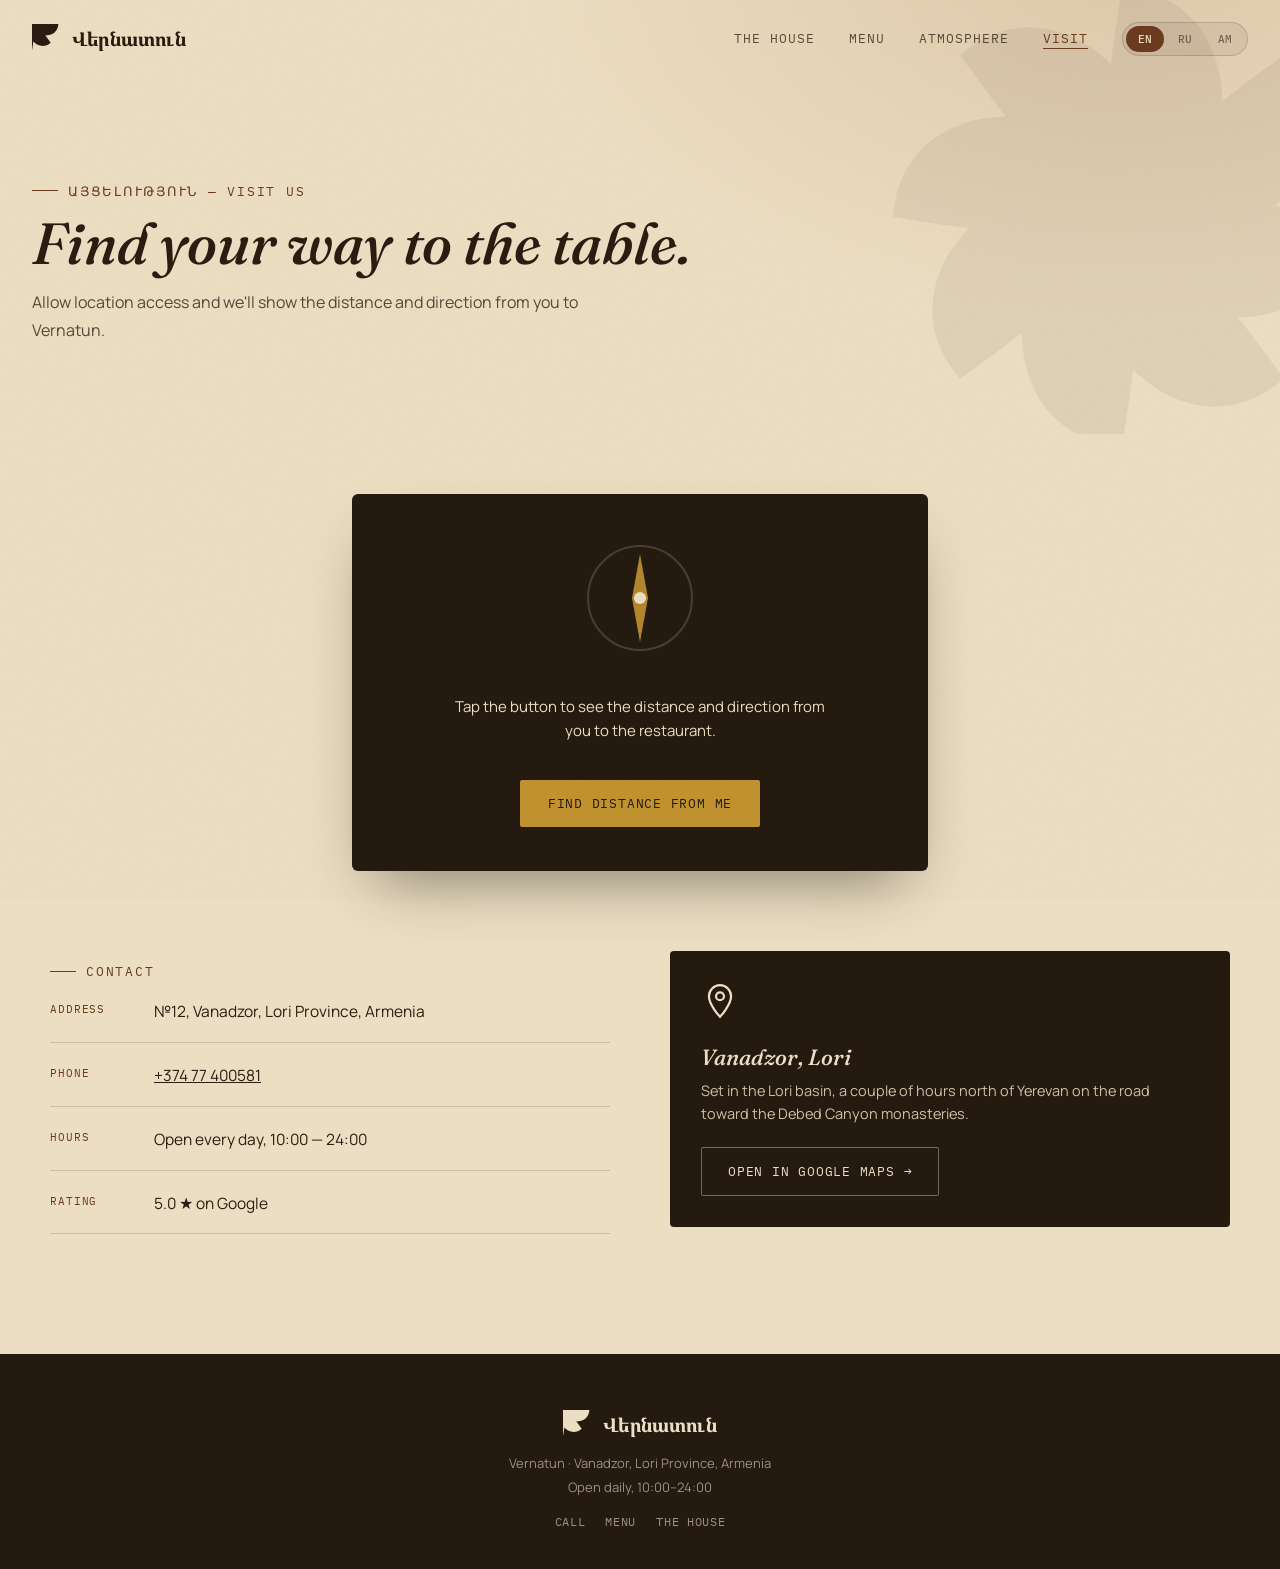
<file: visit.html>
<!DOCTYPE html>
<html lang="en">
<head>
<meta charset="UTF-8">
<meta name="viewport" content="width=device-width, initial-scale=1.0">
<title>Այցելություն · Visit — Vernatun</title>
<meta name="description" content="Find Vernatun in Vanadzor, Lori Province — address, phone, hours, and a live distance/direction check from your location.">
<link rel="preconnect" href="https://fonts.googleapis.com">
<link rel="preconnect" href="https://fonts.gstatic.com" crossorigin>
<link href="https://fonts.googleapis.com/css2?family=Fraunces:opsz,wght@9..144,300;9..144,400;9..144,500;9..144,600;9..144,700&family=Noto+Serif+Armenian:wght@400;600;700&family=Manrope:wght@400;500;600;700&family=IBM+Plex+Mono:wght@400;500&display=swap" rel="stylesheet">
<link rel="stylesheet" href="style.css">
</head>
<body>

<div class="grain" aria-hidden="true"></div>

<header id="siteHeader">
  <a href="index.html" class="brand">
    <svg viewBox="0 0 100 100" fill="none" aria-hidden="true"><use href="#emblem-petal-group"></use></svg>
    Վերնատուն
  </a>
  <nav>
    <a href="index.html#story" data-i18n="nav_house">The House</a>
    <a href="menu.html" data-i18n="nav_menu">Menu</a>
    <a href="index.html#atmosphere" data-i18n="nav_atmosphere">Atmosphere</a>
    <a href="visit.html" class="nav-current" data-i18n="nav_visit">Visit</a>
    <div class="lang-switch" id="langSwitch" role="group" aria-label="Language">
      <span class="lang-thumb" id="langThumb" aria-hidden="true"></span>
      <button type="button" class="lang-btn active" data-lang="en">EN</button>
      <button type="button" class="lang-btn" data-lang="ru">RU</button>
      <button type="button" class="lang-btn" data-lang="hy">AM</button>
    </div>
  </nav>
</header>

<svg width="0" height="0" style="position:absolute" aria-hidden="true">
  <defs>
    <path id="petal" d="M0,-88 C34,-86 46,-52 34,-20 C27,-4 10,4 0,-8 C-8,-18 -8,-40 0,-88 Z"></path>
    <g id="emblem-petal-group">
      <g fill="currentColor" stroke="none" transform="translate(0,0)">
        <use href="#petal" transform="rotate(0)"/>
        <use href="#petal" transform="rotate(45)"/>
        <use href="#petal" transform="rotate(90)"/>
        <use href="#petal" transform="rotate(135)"/>
        <use href="#petal" transform="rotate(180)"/>
        <use href="#petal" transform="rotate(225)"/>
        <use href="#petal" transform="rotate(270)"/>
        <use href="#petal" transform="rotate(315)"/>
        <circle r="14"/>
      </g>
    </g>
  </defs>
</svg>

<section class="page-hero">
  <svg class="hero-emblem-bg" viewBox="0 0 200 200" style="position:absolute; top:50%; right:-8%; transform:translateY(-50%); animation:spin 140s linear infinite;" aria-hidden="true"><use href="#emblem-petal-group" x="100" y="100"></use></svg>
  <p class="eyebrow" data-i18n="page_visit_eyebrow">Այցելություն — Visit Us</p>
  <h1 data-i18n="page_visit_h1">Find your way to the table.</h1>
  <p class="page-sub" data-i18n="page_visit_sub">Allow location access and we'll show the distance and direction from you to Vernatun.</p>
</section>

<section style="padding:60px 32px 40px;">
  <div class="container" style="max-width:640px; margin:0 auto;">
    <div class="geo-card reveal">
      <div class="compass" id="compass">
        <svg viewBox="0 0 120 120">
          <circle class="compass-ring" cx="60" cy="60" r="52"/>
          <circle class="compass-spin" cx="60" cy="60" r="52"/>
          <g class="compass-needle" id="compassNeedle">
            <path d="M60 16 L68 60 L60 104 L52 60 Z" fill="var(--gold)" opacity="0.9"/>
            <circle cx="60" cy="60" r="6" fill="var(--parchment)"/>
          </g>
        </svg>
      </div>
      <p class="geo-status" id="geoStatus" data-i18n="geo_idle">Tap the button to see the distance and direction from you to the restaurant.</p>
      <button type="button" class="geo-btn" id="geoBtn" data-i18n="geo_locate_btn">Find distance from me</button>
      <a href="#" class="geo-directions" id="geoDirections" target="_blank" rel="noopener" data-i18n="geo_directions_btn">Get directions →</a>
    </div>
  </div>
</section>

<section style="padding:40px 32px 120px;">
  <div class="visit-grid" style="max-width:1180px; margin:0 auto; display:grid; grid-template-columns:1fr 1fr; gap:60px; align-items:start;">
    <div class="reveal">
      <p class="eyebrow">Contact</p>
      <ul class="visit-list" style="list-style:none; padding:0; margin:20px 0 0; display:flex; flex-direction:column; gap:20px;">
        <li style="display:flex; gap:16px; font-size:15.5px; line-height:1.6; border-bottom:1px solid var(--line); padding-bottom:18px;"><span class="k" style="font-family:var(--mono); font-size:11px; letter-spacing:0.08em; text-transform:uppercase; color:var(--pomegranate); min-width:88px;" data-i18n="visit_k_address">Address</span><span data-i18n="visit_v_address">№12, Vanadzor, Lori Province, Armenia</span></li>
        <li style="display:flex; gap:16px; font-size:15.5px; line-height:1.6; border-bottom:1px solid var(--line); padding-bottom:18px;"><span class="k" style="font-family:var(--mono); font-size:11px; letter-spacing:0.08em; text-transform:uppercase; color:var(--pomegranate); min-width:88px;" data-i18n="visit_k_phone">Phone</span><span><a href="tel:+37477400581" style="text-decoration:underline;">+374 77 400581</a></span></li>
        <li style="display:flex; gap:16px; font-size:15.5px; line-height:1.6; border-bottom:1px solid var(--line); padding-bottom:18px;"><span class="k" style="font-family:var(--mono); font-size:11px; letter-spacing:0.08em; text-transform:uppercase; color:var(--pomegranate); min-width:88px;" data-i18n="visit_k_hours">Hours</span><span data-i18n="visit_v_hours">Open every day, 10:00 — 24:00</span></li>
        <li style="display:flex; gap:16px; font-size:15.5px; line-height:1.6; border-bottom:1px solid var(--line); padding-bottom:18px;"><span class="k" style="font-family:var(--mono); font-size:11px; letter-spacing:0.08em; text-transform:uppercase; color:var(--pomegranate); min-width:88px;" data-i18n="visit_k_rating">Rating</span><span data-i18n="visit_v_rating">5.0 ★ on Google</span></li>
      </ul>
    </div>
    <div class="map-card reveal" style="background:var(--basalt); color:var(--parchment); border:1px solid var(--line); border-radius:4px; padding:30px;">
      <svg class="pin" viewBox="0 0 24 24" fill="none" stroke="currentColor" stroke-width="1.4" style="width:38px; height:38px; margin-bottom:18px;"><path d="M12 22s7-7.58 7-13A7 7 0 1 0 5 9c0 5.42 7 13 7 13Z"/><circle cx="12" cy="9" r="2.5"/></svg>
      <h3 style="font-family:var(--display-lat); font-weight:500; font-style:italic; font-size:22px; margin:0 0 8px;" data-i18n="map_title">Vanadzor, Lori</h3>
      <p style="font-size:14.5px; line-height:1.6; opacity:0.85; margin:0 0 22px;" data-i18n="map_desc">Set in the Lori basin, a couple of hours north of Yerevan on the road toward the Debed Canyon monasteries.</p>
      <a class="btn btn-ghost" style="border-color:rgba(236,225,204,0.4); color:var(--parchment);" href="https://www.google.com/maps/search/?api=1&query=40.811772,44.495703" target="_blank" rel="noopener" data-i18n="map_cta">Open in Google Maps →</a>
    </div>
  </div>
</section>

<footer>
  <div class="brand"><svg viewBox="0 0 100 100" width="26" height="26" fill="none" aria-hidden="true"><use href="#emblem-petal-group"></use></svg>Վերնատուն</div>
  <p data-i18n="footer_address">Vernatun · Vanadzor, Lori Province, Armenia</p>
  <p data-i18n="footer_hours">Open daily, 10:00–24:00</p>
  <div class="foot-links">
    <a href="tel:+37477400581" data-i18n="foot_call">Call</a>
    <a href="menu.html" data-i18n="foot_menu">Menu</a>
    <a href="index.html#story" data-i18n="nav_house">The House</a>
  </div>
</footer>

<div class="progress-emblem" id="progressEmblem" aria-hidden="true">
  <svg viewBox="0 0 100 100">
    <circle cx="50" cy="50" r="44" fill="none" stroke="rgba(36,26,20,0.15)" stroke-width="3"/>
    <circle id="progressRing" cx="50" cy="50" r="44" fill="none" stroke="#6b3a1f" stroke-width="3" stroke-linecap="round" stroke-dasharray="276.5" stroke-dashoffset="276.5" transform="rotate(-90 50 50)"/>
    <g fill="#6b3a1f" transform="translate(50,50) scale(0.34)"><use href="#emblem-petal-group"/></g>
  </svg>
</div>

<script src="script.js"></script>
<script>
(function(){
  var RESTAURANT = { lat: 40.811772, lng: 44.495703 };
  var btn = document.getElementById('geoBtn');
  var status = document.getElementById('geoStatus');
  var compass = document.getElementById('compass');
  var needle = document.getElementById('compassNeedle');
  var directionsLink = document.getElementById('geoDirections');

  var i18nStrings = {
    en: {
      locating:"Locating you…",
      denied:"Location access wasn't allowed. You can still open the route manually below.",
      error:"Couldn't determine your location. Check your browser permissions or open the map manually below.",
      distancePrefix:"You are approximately",
      distanceSuffix:"from Vernatun, as the crow flies."
    },
    ru: {
      locating:"Определяем ваше местоположение…",
      denied:"Доступ к геолокации не разрешён. Можно открыть маршрут вручную ниже.",
      error:"Не получилось определить местоположение. Проверьте разрешения браузера или откройте карту вручную ниже.",
      distancePrefix:"Вы примерно в",
      distanceSuffix:"от Vernatun по прямой."
    },
    hy: {
      locating:"Որոշում ենք ձեր գտնվելու վայրը…",
      denied:"Տեղադրության հասանելիությունը թույլատրված չէ։ Կարող եք երթուղին բացել ձեռքով ներքևում։",
      error:"Չհաջողվեց որոշել ձեր գտնվելու վայրը։ Ստուգեք բրաուզերի թույլտվությունները կամ բացեք քարտեզը ձեռքով ներքևում։",
      distancePrefix:"Դուք մոտավորապես",
      distanceSuffix:"հեռավորության վրա եք Վերնատունից՝ ուղիղ գծով։"
    }
  };

  function currentLang(){
    try{ return window.localStorage.getItem('vernatun-lang') || 'en'; }catch(e){ return 'en'; }
  }

  function toRad(deg){ return deg * Math.PI / 180; }

  function haversineKm(lat1, lng1, lat2, lng2){
    var R = 6371;
    var dLat = toRad(lat2 - lat1);
    var dLng = toRad(lng2 - lng1);
    var a = Math.sin(dLat/2) * Math.sin(dLat/2) +
            Math.cos(toRad(lat1)) * Math.cos(toRad(lat2)) *
            Math.sin(dLng/2) * Math.sin(dLng/2);
    var c = 2 * Math.atan2(Math.sqrt(a), Math.sqrt(1-a));
    return R * c;
  }

  function bearingDeg(lat1, lng1, lat2, lng2){
    var y = Math.sin(toRad(lng2-lng1)) * Math.cos(toRad(lat2));
    var x = Math.cos(toRad(lat1)) * Math.sin(toRad(lat2)) -
            Math.sin(toRad(lat1)) * Math.cos(toRad(lat2)) * Math.cos(toRad(lng2-lng1));
    var brng = Math.atan2(y, x) * 180 / Math.PI;
    return (brng + 360) % 360;
  }

  function animateNumber(el, from, to, duration, suffix){
    var start = null;
    function step(ts){
      if(!start) start = ts;
      var progress = Math.min((ts - start) / duration, 1);
      var val = (from + (to - from) * progress).toFixed(1);
      el.textContent = val + suffix;
      if(progress < 1) requestAnimationFrame(step);
    }
    requestAnimationFrame(step);
  }

  btn.addEventListener('click', function(){
    var lang = currentLang();
    var strings = i18nStrings[lang] || i18nStrings.en;

    if(!('geolocation' in navigator)){
      status.textContent = strings.error;
      return;
    }

    btn.disabled = true;
    compass.classList.add('loading');
    status.textContent = strings.locating;

    navigator.geolocation.getCurrentPosition(function(pos){
      var lat = pos.coords.latitude;
      var lng = pos.coords.longitude;
      var distance = haversineKm(lat, lng, RESTAURANT.lat, RESTAURANT.lng);
      var bearing = bearingDeg(lat, lng, RESTAURANT.lat, RESTAURANT.lng);

      compass.classList.remove('loading');
      needle.style.transform = 'rotate(' + bearing + 'deg)';

      var b = document.createElement('b');
      status.textContent = '';
      var span1 = document.createTextNode(strings.distancePrefix + ' ');
      var strong = document.createElement('b');
      var span2 = document.createTextNode(' ' + strings.distanceSuffix);
      status.appendChild(span1);
      status.appendChild(strong);
      status.appendChild(span2);
      animateNumber(strong, 0, distance, 900, ' km');

      directionsLink.href = 'https://www.google.com/maps/dir/?api=1&origin=' + lat + ',' + lng + '&destination=' + RESTAURANT.lat + ',' + RESTAURANT.lng + '&travelmode=driving';
      directionsLink.classList.add('show');
      btn.disabled = false;
    }, function(err){
      compass.classList.remove('loading');
      status.textContent = (err.code === 1) ? strings.denied : strings.error;
      btn.disabled = false;
    }, { enableHighAccuracy:true, timeout:10000 });
  });
})();
</script>
</body>
</html>
</file>
<file: style.css>
:root{
    --ink:#2b1c11;
    --parchment:#ecdec2;
    --parchment-2:#ddc79a;
    --pomegranate:#6b3a1f;
    --pomegranate-dark:#4a2716;
    --tuff:#a9774a;
    --gold:#c1922f;
    --basalt:#241a10;
    --line: rgba(36,26,20,0.16);
    --shadow-carved: inset 0 1px 0 rgba(255,255,255,0.35), inset 0 -2px 3px rgba(0,0,0,0.25);

    --display-hy: 'Noto Serif Armenian', serif;
    --display-lat: 'Fraunces', serif;
    --body: 'Manrope', sans-serif;
    --mono: 'IBM Plex Mono', monospace;
  }

  *{ box-sizing:border-box; }
  html{ scroll-behavior:smooth; }
  @media (prefers-reduced-motion: reduce){
    html{ scroll-behavior:auto; }
    *{ animation-duration:0.001ms !important; animation-iteration-count:1 !important; transition-duration:0.001ms !important; scroll-behavior:auto !important; }
  }

  body{
    margin:0;
    background:var(--parchment);
    color:var(--ink);
    font-family:var(--body);
    -webkit-font-smoothing:antialiased;
    overflow-x:hidden;
  }

  a{ color:inherit; }

  ::selection{ background:var(--pomegranate); color:var(--parchment); }

  :focus-visible{
    outline:2.5px solid var(--pomegranate);
    outline-offset:3px;
  }

  /* -------- texture -------- */
  .grain{
    position:fixed; inset:0; pointer-events:none; z-index:2;
    opacity:0.05; mix-blend-mode:multiply;
    background-image:url("data:image/svg+xml,%3Csvg xmlns='http://www.w3.org/2000/svg' width='140' height='140'%3E%3Cfilter id='n'%3E%3CfeTurbulence type='fractalNoise' baseFrequency='0.85' numOctaves='2' stitchTiles='stitch'/%3E%3C/filter%3E%3Crect width='100%25' height='100%25' filter='url(%23n)'/%3E%3C/svg%3E");
  }

  .container{ max-width:1180px; margin:0 auto; padding:0 32px; }
  @media (max-width:640px){ .container{ padding:0 20px; } }

  .eyebrow{
    font-family:var(--mono);
    font-size:12.5px;
    letter-spacing:0.14em;
    text-transform:uppercase;
    color:var(--pomegranate);
    display:flex; align-items:center; gap:10px;
  }
  .eyebrow::before{
    content:""; width:26px; height:1px; background:var(--pomegranate); display:inline-block;
  }

  /* -------- header -------- */
  header{
    position:fixed; top:0; left:0; right:0; z-index:50;
    display:flex; align-items:center; justify-content:space-between;
    padding:22px 32px;
    transition:background 0.4s ease, padding 0.4s ease, box-shadow .4s ease;
  }
  header.scrolled{
    background:rgba(236,225,204,0.86);
    backdrop-filter:blur(10px);
    padding:14px 32px;
    box-shadow:0 1px 0 var(--line);
  }
  .brand{
    display:flex; align-items:center; gap:10px;
    font-family:var(--display-hy); font-weight:700; font-size:19px;
    text-decoration:none; letter-spacing:0.01em;
  }
  .brand svg{ width:30px; height:30px; }
  nav{ display:flex; align-items:center; gap:34px; }
  nav a{
    font-family:var(--mono); font-size:12.5px; letter-spacing:0.08em; text-transform:uppercase;
    text-decoration:none; color:var(--ink); opacity:0.75; position:relative; padding-bottom:3px;
  }
  nav a::after{
    content:""; position:absolute; left:0; bottom:0; width:0; height:1px; background:var(--pomegranate);
    transition:width .3s ease;
  }
  nav a:hover{ opacity:1; }
  nav a:hover::after{ width:100%; }
  .nav-cta{
    font-family:var(--mono); font-size:12px; letter-spacing:0.08em; text-transform:uppercase;
    background:var(--pomegranate); color:var(--parchment); text-decoration:none;
    padding:9px 16px; border-radius:2px; opacity:1 !important;
  }
  .nav-cta::after{ display:none; }
  @media (max-width:820px){ nav a:not(.nav-cta){ display:none; } }

  /* -------- hero -------- */
  .hero{
    position:relative; min-height:100svh; display:flex; flex-direction:column; justify-content:center;
    padding:140px 32px 80px;
    background:
      radial-gradient(1200px 700px at 84% -10%, rgba(169,119,74,0.20), transparent 60%),
      radial-gradient(900px 600px at -10% 110%, rgba(193,146,47,0.18), transparent 60%),
      var(--parchment);
    overflow:hidden;
  }
  .hero-emblem-bg{
    position:absolute; top:50%; right:-6%; transform:translateY(-50%);
    width:min(70vw, 780px); height:min(70vw, 780px); opacity:0.07;
    animation:spin 140s linear infinite;
  }
  @keyframes spin{ to{ transform:translateY(-50%) rotate(360deg); } }

  .hero-inner{ position:relative; max-width:1180px; margin:0 auto; width:100%; }

  .hero .eyebrow{ opacity:0; transform:translateY(10px); animation:riseIn .7s ease forwards .5s; }

  .word-hy{
    font-family:var(--display-hy); font-weight:700; margin:20px 0 4px;
    font-size:clamp(48px, 9vw, 118px); line-height:0.98; color:var(--ink);
    opacity:0; transform:translateY(24px); animation:riseIn .8s cubic-bezier(.2,.7,.2,1) forwards .68s;
  }
  .word-lat{
    font-family:var(--display-lat); font-optical-sizing:auto; font-weight:500; font-style:italic;
    font-size:clamp(18px, 2.4vw, 26px); letter-spacing:0.28em; text-transform:uppercase;
    color:var(--pomegranate); margin:0 0 30px;
    opacity:0; transform:translateY(18px); animation:riseIn .8s ease forwards .92s;
  }
  .hero-tagline{
    max-width:480px; font-size:17.5px; line-height:1.6; color:var(--ink); opacity:0;
    animation:riseIn .8s ease forwards 1.12s; transform:translateY(16px);
  }
  .hero-tagline b{ color:var(--pomegranate); font-weight:600; }

  @keyframes riseIn{ to{ opacity:1; transform:translateY(0); } }

  .hero-actions{
    display:flex; gap:16px; margin-top:38px; flex-wrap:wrap;
    opacity:0; transform:translateY(16px); animation:riseIn .8s ease forwards 1.3s;
  }
  .btn{
    font-family:var(--mono); font-size:13px; letter-spacing:0.06em; text-transform:uppercase;
    text-decoration:none; padding:15px 26px; border-radius:2px; display:inline-flex; align-items:center; gap:10px;
    transition:transform .25s ease, box-shadow .25s ease, background .25s ease;
  }
  .btn-solid{ background:var(--pomegranate); color:var(--parchment); }
  .btn-solid:hover{ transform:translateY(-2px); box-shadow:0 10px 22px -8px rgba(107,58,31,0.55); }
  .btn-ghost{ background:transparent; color:var(--ink); border:1px solid var(--line); }
  .btn-ghost:hover{ transform:translateY(-2px); border-color:var(--pomegranate); color:var(--pomegranate); }

  .hero-plaque{
    position:absolute; right:0; top:150px; width:230px;
    background:var(--basalt); color:var(--parchment); padding:22px 22px 20px;
    border-radius:3px; box-shadow:0 24px 50px -18px rgba(0,0,0,0.5);
    opacity:0; transform:translateY(20px) rotate(2deg); animation:riseIn .9s ease forwards 1.5s;
  }
  .hero-plaque .stars{ color:var(--gold); font-size:15px; letter-spacing:2px; }
  .hero-plaque .rating-num{ font-family:var(--display-lat); font-size:30px; font-weight:600; margin:4px 0 2px; }
  .hero-plaque .rating-sub{ font-family:var(--mono); font-size:10.5px; opacity:0.65; letter-spacing:0.06em; text-transform:uppercase; margin-bottom:14px; }
  .hero-plaque .plaque-row{ font-family:var(--mono); font-size:12px; opacity:0.85; border-top:1px solid rgba(236,225,204,0.18); padding-top:10px; margin-top:10px; line-height:1.7; }
  @media (max-width:980px){ .hero-plaque{ position:static; margin-top:40px; transform:none; width:fit-content; } }
  @media (max-width:640px){ .hero-emblem-bg{ opacity:0.05; } }

  .scroll-cue{
    position:absolute; bottom:34px; left:32px; display:flex; align-items:center; gap:10px;
    font-family:var(--mono); font-size:11px; letter-spacing:0.1em; text-transform:uppercase; opacity:0.6;
  }
  .scroll-cue .line{ width:1px; height:34px; background:var(--ink); position:relative; overflow:hidden; }
  .scroll-cue .line::after{
    content:""; position:absolute; top:-100%; left:0; width:100%; height:100%; background:var(--pomegranate);
    animation:pourDown 1.8s ease-in-out infinite;
  }
  @keyframes pourDown{ to{ top:100%; } }

  /* -------- section frame -------- */
  section{ position:relative; padding:120px 32px; }
  @media (max-width:640px){ section{ padding:80px 20px; } }
  .divider{
    display:flex; justify-content:center; padding:0 0 0;
  }
  .divider svg{ width:52px; height:52px; opacity:0.5; }

  .reveal{ opacity:0; transform:translateY(28px); transition:opacity .8s cubic-bezier(.2,.7,.2,1), transform .8s cubic-bezier(.2,.7,.2,1); }
  .reveal.in{ opacity:1; transform:translateY(0); }
  .reveal-stagger > *{ opacity:0; transform:translateY(24px); transition:opacity .7s ease, transform .7s ease; }
  .reveal-stagger.in > *{ opacity:1; transform:translateY(0); }
  .reveal-stagger.in > *:nth-child(1){ transition-delay:0s; }
  .reveal-stagger.in > *:nth-child(2){ transition-delay:.1s; }
  .reveal-stagger.in > *:nth-child(3){ transition-delay:.2s; }
  .reveal-stagger.in > *:nth-child(4){ transition-delay:.3s; }

  /* -------- story -------- */
  .story{ background:var(--parchment); }
  .story-grid{ display:grid; grid-template-columns:0.9fr 1.1fr; gap:70px; align-items:center; max-width:1180px; margin:0 auto; }
  @media (max-width:900px){ .story-grid{ grid-template-columns:1fr; gap:40px; } }
  .story-art{ position:relative; aspect-ratio:1/1.1; border-radius:4px; overflow:hidden;
    background:
      linear-gradient(160deg, rgba(169,119,74,0.35), rgba(30,23,18,0.85)),
      repeating-linear-gradient(115deg, rgba(236,225,204,0.06) 0 2px, transparent 2px 26px);
    box-shadow:var(--shadow-carved), 0 30px 60px -24px rgba(0,0,0,0.4);
  }
  .story-art .emblem-etch{ position:absolute; inset:0; margin:auto; width:58%; height:58%; opacity:0.5; }
  .story h2{ font-family:var(--display-lat); font-weight:500; font-style:italic; font-size:clamp(30px,3.4vw,42px); margin:14px 0 20px; line-height:1.1; }
  .story p{ font-size:16.5px; line-height:1.75; color:rgba(36,26,20,0.85); margin:0 0 16px; max-width:52ch; }
  .story-facts{ display:flex; gap:34px; margin-top:30px; flex-wrap:wrap; }
  .story-facts div{ font-family:var(--mono); font-size:11.5px; letter-spacing:0.05em; text-transform:uppercase; color:var(--pomegranate); }
  .story-facts strong{ display:block; font-family:var(--display-lat); font-style:normal; color:var(--ink); font-size:22px; letter-spacing:0; text-transform:none; margin-bottom:2px; }

  /* -------- menu -------- */
  .menu{ background:var(--basalt); color:var(--parchment); }
  .menu .eyebrow{ color:var(--gold); }
  .menu .eyebrow::before{ background:var(--gold); }
  .menu h2{ font-family:var(--display-lat); font-weight:500; font-style:italic; font-size:clamp(30px,3.4vw,42px); margin:14px 0 46px; max-width:16ch; }
  .menu-grid{ display:grid; grid-template-columns:repeat(3, 1fr); gap:1px; background:rgba(236,225,204,0.12); border:1px solid rgba(236,225,204,0.12); }
  @media (max-width:900px){ .menu-grid{ grid-template-columns:repeat(2,1fr); } }
  @media (max-width:600px){ .menu-grid{ grid-template-columns:1fr; } }
  .dish{
    background:var(--basalt); padding:34px 28px; position:relative; transition:background .35s ease, transform .35s ease;
  }
  .dish:hover{ background:#2f2115; transform:translateY(-4px); }
  .dish .dish-no{ font-family:var(--mono); font-size:11px; color:var(--tuff); letter-spacing:0.08em; }
  .dish h3{ font-family:var(--display-lat); font-weight:500; font-size:21px; margin:14px 0 10px; }
  .dish p{ font-size:14.5px; line-height:1.6; color:rgba(236,225,204,0.68); margin:0; }

  /* -------- atmosphere / quotes -------- */
  .atmosphere{ background:var(--parchment2, var(--parchment)); background:linear-gradient(180deg, var(--parchment), var(--parchment-2)); text-align:center; }
  .quote-wrap{ max-width:720px; margin:0 auto; min-height:170px; position:relative; }
  .quote{
    position:absolute; inset:0; opacity:0; transition:opacity 1s ease;
    font-family:var(--display-lat); font-style:italic; font-weight:400; font-size:clamp(20px,2.6vw,28px); line-height:1.5;
  }
  .quote.active{ opacity:1; position:relative; }
  .quote span{ display:block; font-family:var(--mono); font-style:normal; font-size:11.5px; letter-spacing:0.08em; text-transform:uppercase; color:var(--pomegranate); margin-top:18px; }
  .quote-dots{ display:flex; justify-content:center; gap:8px; margin-top:30px; }
  .quote-dots button{ width:7px; height:7px; border-radius:50%; border:none; background:rgba(36,26,20,0.25); cursor:pointer; padding:0; }
  .quote-dots button.active{ background:var(--pomegranate); width:22px; border-radius:4px; transition:width .3s ease; }

  /* -------- visit -------- */
  .visit{ background:var(--pomegranate); color:var(--parchment); }
  .visit-grid{ display:grid; grid-template-columns:1fr 1fr; gap:70px; max-width:1180px; margin:0 auto; align-items:start; }
  @media (max-width:900px){ .visit-grid{ grid-template-columns:1fr; gap:40px; } }
  .visit .eyebrow{ color:var(--gold); }
  .visit .eyebrow::before{ background:var(--gold); }
  .visit h2{ font-family:var(--display-lat); font-style:italic; font-weight:500; font-size:clamp(28px,3.2vw,38px); margin:14px 0 26px; }
  .visit-list{ list-style:none; padding:0; margin:0; display:flex; flex-direction:column; gap:22px; }
  .visit-list li{ display:flex; gap:16px; font-size:15.5px; line-height:1.6; border-bottom:1px solid rgba(236,225,204,0.18); padding-bottom:20px; }
  .visit-list .k{ font-family:var(--mono); font-size:11px; letter-spacing:0.08em; text-transform:uppercase; color:var(--gold); min-width:88px; padding-top:2px; }
  .map-card{
    border:1px solid rgba(236,225,204,0.25); border-radius:4px; padding:30px; position:relative; overflow:hidden;
    background:rgba(30,23,18,0.35);
  }
  .map-card .pin{ width:38px; height:38px; margin-bottom:18px; }
  .map-card h3{ font-family:var(--display-lat); font-weight:500; font-style:italic; font-size:22px; margin:0 0 8px; }
  .map-card p{ font-size:14.5px; line-height:1.6; opacity:0.85; margin:0 0 22px; }
  .map-card .btn-ghost{ border-color:rgba(236,225,204,0.4); color:var(--parchment); }
  .map-card .btn-ghost:hover{ border-color:var(--gold); color:var(--gold); }
  .pulse{ position:absolute; width:14px; height:14px; border-radius:50%; background:var(--gold); top:36px; right:36px; }
  .pulse::after{ content:""; position:absolute; inset:0; border-radius:50%; background:var(--gold); animation:pulse 2.2s ease-out infinite; }
  @keyframes pulse{ 0%{ transform:scale(1); opacity:0.7; } 100%{ transform:scale(3.2); opacity:0; } }

  /* -------- footer -------- */
  footer{ background:var(--basalt); color:rgba(236,225,204,0.6); padding:56px 32px 40px; text-align:center; }
  footer .brand{ color:var(--parchment); justify-content:center; margin-bottom:14px; }
  footer p{ font-size:13px; margin:6px 0; }
  footer .foot-links{ display:flex; gap:20px; justify-content:center; margin-top:18px; font-family:var(--mono); font-size:11.5px; letter-spacing:0.06em; text-transform:uppercase; }
  footer .foot-links a{ text-decoration:none; color:rgba(236,225,204,0.6); transition:color .2s ease; }
  footer .foot-links a:hover{ color:var(--gold); }

  /* -------- scroll progress emblem -------- */
  .progress-emblem{
    position:fixed; right:22px; bottom:22px; width:56px; height:56px; z-index:40;
    opacity:0; transform:scale(0.8); transition:opacity .4s ease, transform .4s ease;
  }
  .progress-emblem.show{ opacity:1; transform:scale(1); }
  .progress-emblem svg{ width:100%; height:100%; }

.petal-draw{
    stroke-dasharray:220;
    stroke-dashoffset:220;
    animation:drawPetal 1.4s ease forwards calc(var(--d) * 0.07s + 0.15s);
  }
  @keyframes drawPetal{ to{ stroke-dashoffset:0; } }

  /* -------- language switcher -------- */
  .lang-switch{
    position:relative;
    display:flex; align-items:center; gap:2px;
    background:rgba(43,28,17,0.06);
    border:1px solid var(--line);
    border-radius:20px;
    padding:3px;
  }
  header.scrolled .lang-switch{ background:rgba(43,28,17,0.08); }
  .lang-thumb{
    position:absolute; top:3px; left:3px;
    width:38px; height:calc(100% - 6px);
    background:var(--pomegranate);
    border-radius:16px;
    transition:transform .35s cubic-bezier(.2,.8,.2,1);
    z-index:0;
  }
  .lang-btn{
    position:relative; z-index:1;
    width:38px; padding:6px 0;
    font-family:var(--mono); font-size:11px; font-weight:500; letter-spacing:0.04em;
    background:transparent; border:none; cursor:pointer;
    color:var(--ink); opacity:0.55;
    transition:color .3s ease, opacity .3s ease;
  }
  .lang-btn.active{ color:var(--parchment); opacity:1; }
  .lang-btn:hover:not(.active){ opacity:0.85; }
  @media (max-width:520px){
    .lang-switch{ transform:scale(0.92); }
  }

  /* -------- i18n swap transition -------- */
  [data-i18n]{
    transition:opacity .22s ease, transform .22s ease, filter .22s ease;
  }
  [data-i18n].i18n-swap{
    opacity:0;
    transform:translateY(5px);
    filter:blur(2px);
  }

  /* -------- multi-page: nav current + page hero banner -------- */
  nav a.nav-current{ opacity:1; color:var(--pomegranate); }
  nav a.nav-current::after{ width:100%; }

  .page-hero{
    position:relative; padding:170px 32px 90px;
    background:
      radial-gradient(1000px 600px at 88% -10%, rgba(169,119,74,0.20), transparent 60%),
      var(--parchment);
    overflow:hidden;
    text-align:left;
  }
  .page-hero .hero-emblem-bg{ width:min(50vw,520px); height:min(50vw,520px); opacity:0.06; }
  .page-hero h1{
    font-family:var(--display-lat); font-weight:500; font-style:italic;
    font-size:clamp(34px,5vw,58px); margin:14px 0 16px; line-height:1.05;
    opacity:0; transform:translateY(20px); animation:riseIn .8s ease forwards .3s;
  }
  .page-hero p.page-sub{
    max-width:60ch; font-size:16px; line-height:1.7; color:rgba(43,28,17,0.78); margin:0;
    opacity:0; transform:translateY(16px); animation:riseIn .8s ease forwards .5s;
  }
  .page-hero .eyebrow{ opacity:0; transform:translateY(10px); animation:riseIn .7s ease forwards .15s; }

  /* -------- menu categories (tabbed) -------- */
  .menu-cats{
    position:relative; display:flex; gap:4px; flex-wrap:nowrap; overflow-x:auto;
    background:rgba(236,222,194,0.5); border:1px solid var(--line); border-radius:30px;
    padding:5px; margin:0 0 46px; -ms-overflow-style:none; scrollbar-width:none;
  }
  .menu-cats::-webkit-scrollbar{ display:none; }
  .cat-thumb{
    position:absolute; top:5px; left:5px; height:calc(100% - 10px);
    background:var(--pomegranate); border-radius:24px; z-index:0;
    transition:transform .4s cubic-bezier(.2,.8,.2,1), width .4s cubic-bezier(.2,.8,.2,1);
  }
  .cat-btn{
    position:relative; z-index:1; flex:0 0 auto; white-space:nowrap;
    font-family:var(--mono); font-size:12.5px; letter-spacing:0.04em; text-transform:uppercase;
    background:transparent; border:none; cursor:pointer; padding:11px 20px; border-radius:22px;
    color:var(--ink); opacity:0.62; transition:color .3s ease, opacity .3s ease;
  }
  .cat-btn.active{ color:var(--parchment); opacity:1; }
  .cat-btn:hover:not(.active){ opacity:0.9; }

  .menu-items{ display:grid; grid-template-columns:repeat(3,1fr); gap:1px; background:var(--line); border:1px solid var(--line); transition:opacity .25s ease; }
  .menu-items.switching{ opacity:0; }
  @media (max-width:900px){ .menu-items{ grid-template-columns:repeat(2,1fr); } }
  @media (max-width:600px){ .menu-items{ grid-template-columns:1fr; } }
  .menu-items .dish{ background:var(--parchment); transition:background .3s ease, transform .3s ease; }
  .menu-items .dish:hover{ background:#e2d3ab; transform:translateY(-3px); }
  .menu-items .dish h3{ display:flex; align-items:baseline; justify-content:space-between; gap:12px; }
  .price-chip{
    font-family:var(--mono); font-size:11px; letter-spacing:0.04em; text-transform:uppercase;
    color:var(--tuff); border:1px dashed var(--tuff); border-radius:20px; padding:3px 10px;
    white-space:nowrap; flex-shrink:0;
  }
  .menu-note{
    max-width:60ch; font-size:14.5px; line-height:1.7; padding:14px 18px; margin:0 0 40px;
    background:rgba(193,146,47,0.12); border-left:3px solid var(--gold); border-radius:2px;
    color:var(--ink);
  }

  /* -------- geolocation card -------- */
  .geo-card{
    background:var(--basalt); color:var(--parchment); border-radius:6px; padding:44px;
    display:flex; flex-direction:column; align-items:center; text-align:center; gap:22px;
    box-shadow:0 30px 60px -24px rgba(0,0,0,0.45);
  }
  .compass{ position:relative; width:120px; height:120px; }
  .compass svg{ width:100%; height:100%; }
  .compass-ring{ fill:none; stroke:rgba(236,225,204,0.18); stroke-width:2; }
  .compass-spin{ fill:none; stroke:var(--gold); stroke-width:2; stroke-linecap:round; stroke-dasharray:40 210; transform-origin:60px 60px; opacity:0; }
  .compass.loading .compass-spin{ opacity:1; animation:compassSpin 1.1s linear infinite; }
  @keyframes compassSpin{ to{ transform:rotate(360deg); } }
  .compass-needle{ transform-origin:60px 60px; transition:transform 1s cubic-bezier(.2,.8,.2,1); transform:rotate(0deg); }
  .geo-btn{
    font-family:var(--mono); font-size:13px; letter-spacing:0.06em; text-transform:uppercase;
    background:var(--gold); color:var(--basalt); border:none; padding:15px 28px; border-radius:2px;
    cursor:pointer; transition:transform .25s ease, box-shadow .25s ease;
  }
  .geo-btn:hover{ transform:translateY(-2px); box-shadow:0 10px 22px -8px rgba(201,154,62,0.5); }
  .geo-btn:disabled{ opacity:0.5; cursor:default; transform:none; }
  .geo-status{ font-size:15px; line-height:1.6; min-height:24px; max-width:44ch; }
  .geo-status b{ color:var(--gold); font-family:var(--display-lat); font-style:italic; font-size:19px; }
  .geo-directions{
    display:none; font-family:var(--mono); font-size:12.5px; letter-spacing:0.06em; text-transform:uppercase;
    color:var(--parchment); border:1px solid rgba(236,225,204,0.35); padding:13px 24px; border-radius:2px;
    text-decoration:none; transition:border-color .25s ease, color .25s ease;
  }
  .geo-directions.show{ display:inline-block; animation:riseIn .5s ease forwards; }
  .geo-directions:hover{ border-color:var(--gold); color:var(--gold); }

  /* -------- category banner photos -------- */
  .cat-banner{
    position:relative; height:260px; border-radius:6px; overflow:hidden; margin-bottom:36px;
    display:flex; align-items:flex-end; padding:26px 30px;
    background-size:cover; background-position:center;
    transition:opacity .3s ease;
  }
  .cat-banner.hidden{ display:none; }
  .cat-banner::before{
    content:""; position:absolute; inset:0;
    background:linear-gradient(0deg, rgba(20,14,8,0.82) 0%, rgba(20,14,8,0.25) 55%, rgba(20,14,8,0.05) 100%);
  }
  .cat-banner-label{ position:relative; z-index:1; color:var(--parchment); }
  .cat-banner-label h3{ font-family:var(--display-lat); font-style:italic; font-weight:500; font-size:30px; margin:0; }
  .cat-banner-credit{ position:absolute; right:14px; bottom:10px; z-index:1; font-family:var(--mono); font-size:10px; color:rgba(236,222,194,0.55); }

  /* -------- bbq sub-group heading inside menu items -------- */
  .subgroup-label{
    grid-column:1 / -1; background:var(--parchment-2); padding:14px 24px;
    font-family:var(--mono); font-size:11.5px; letter-spacing:0.1em; text-transform:uppercase; color:var(--pomegranate);
  }
</file>
